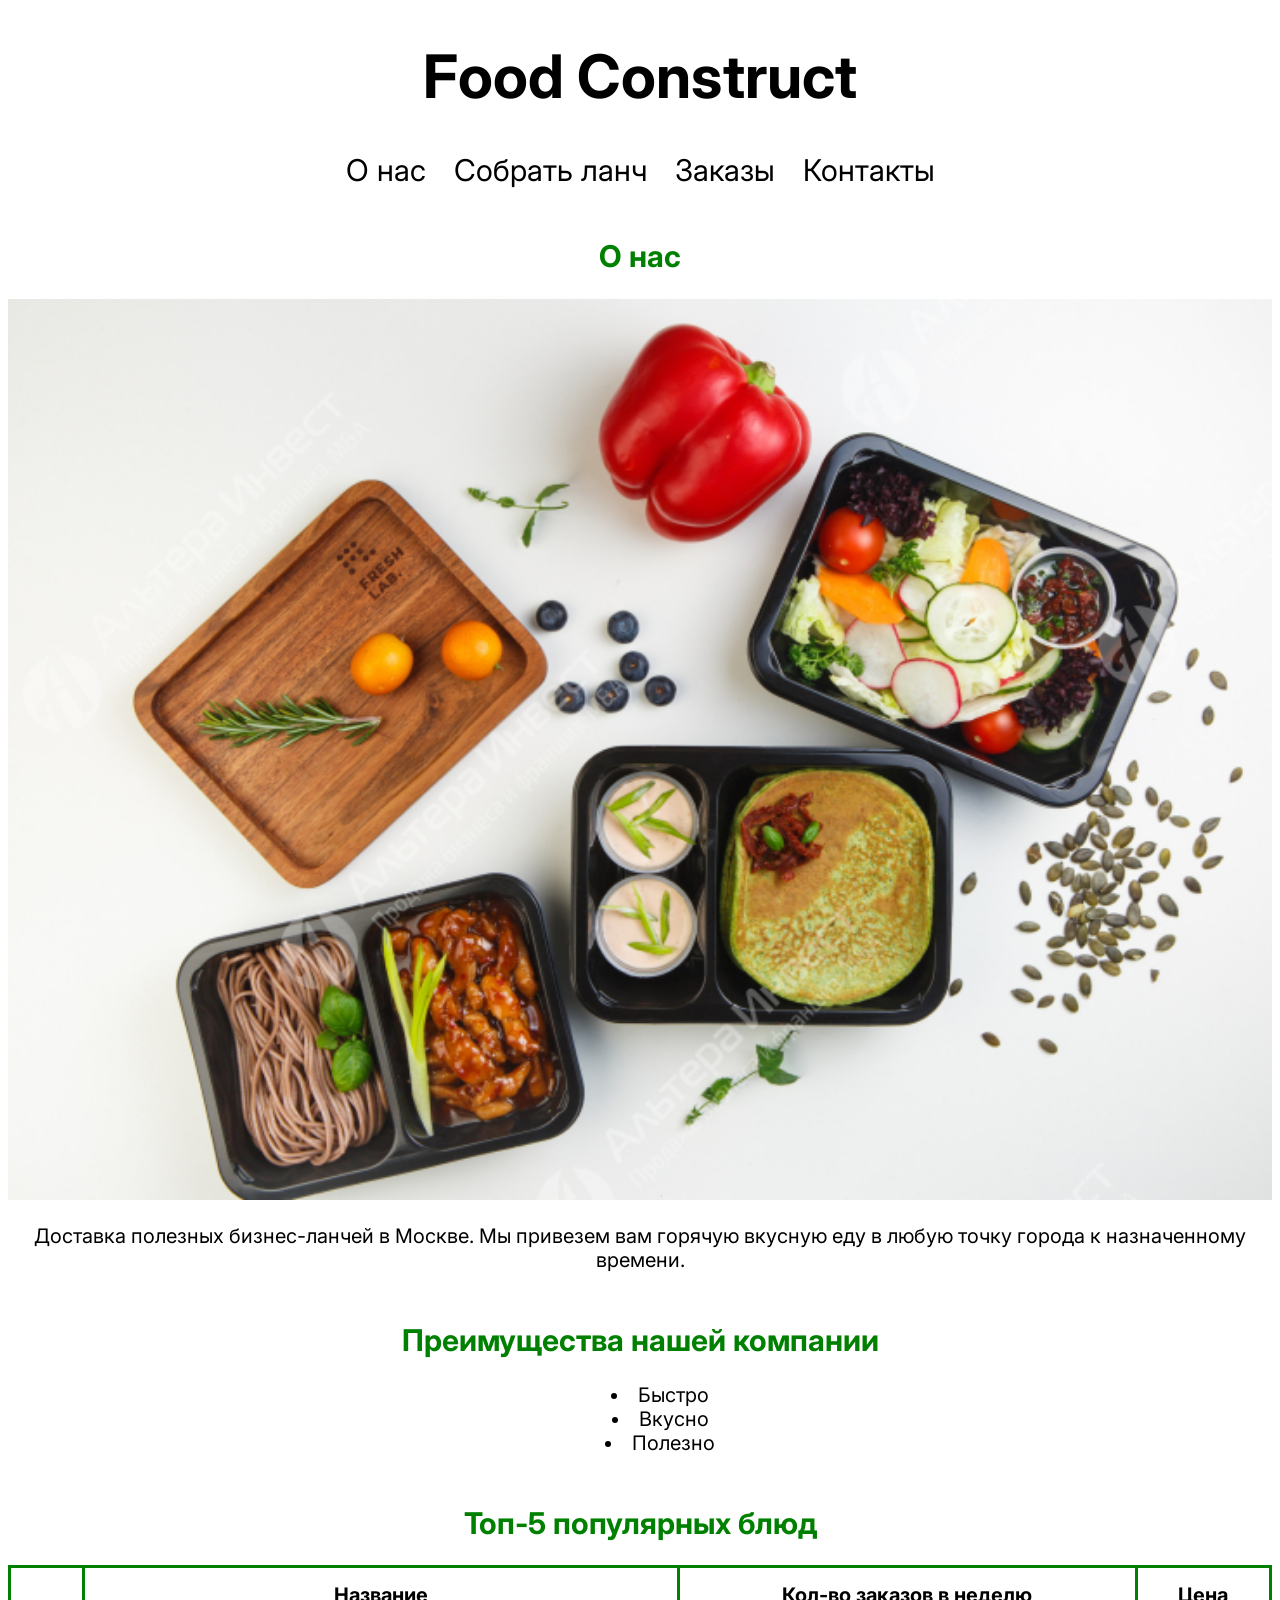
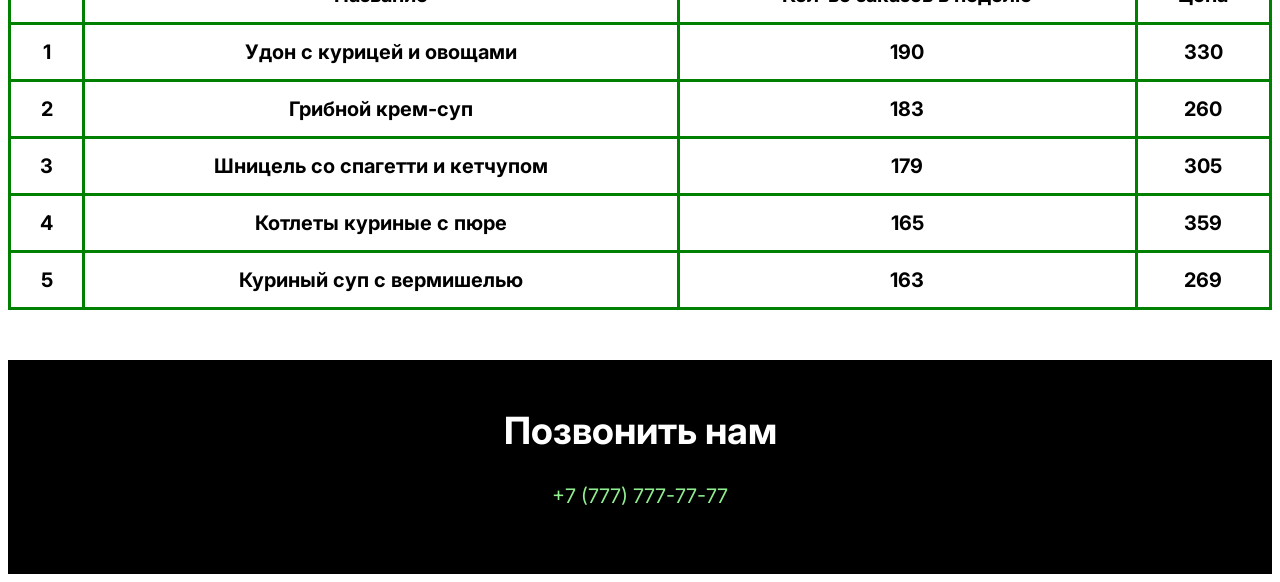
<file: index.html>
<!DOCTYPE html>
<meta name="viewport" content="width=device-width, initial-scale=1">
<html lang="ru">
    
<head>
    <meta charset="UTF-8">
    <title>Доставка бизнес-ланчей.</title>
    <link rel="stylesheet" href="main.css">
    <link href="https://fonts.googleapis.com/css2?family=Inter:ital,opsz,wght@0,14..32,100..900;1,14..32,100..900&display=swap" rel="stylesheet">
</head>
    
<body>
    <header>
        <h1>Food Construct</h1>
            <nav>
                <a href="#">О нас</a>
                <a href="lunches.html#">Собрать ланч</a>
                <a href="#">Заказы</a>
                <a href="#contacts">Контакты</a>
            </nav> 
    </header>
        
    <main>
        <section>
            <h2>О нас</h2>
            <img src="image.jpg" alt="Food">
            <p>Доставка полезных бизнес-ланчей в Москве. Мы привезем вам горячую вкусную еду в любую точку города к назначенному времени.</p>
        </section>

        <section>
            <h2>Преимущества нашей компании</h2>
            <ul>
                <li>Быстро</li>
                <li>Вкусно</li>
                <li>Полезно</li>
            </ul>
        </section>

        <section>
            <h2>Топ-5 популярных блюд</h2>
            <table>
                <tr>
                    <th></th>
                    <th>Название</th>
                    <th>Кол-во заказов в неделю</th>
                    <th>Цена</th>
                </tr>
                <tr>
                    <th>1</th>
                    <th>Удон с курицей и овощами</th>
                    <th>190</th>
                    <th>330</th>
                </tr>
                <tr>
                    <th>2</th>
                    <th>Грибной крем-суп</th>
                    <th>183</th>
                    <th>260</th>
                </tr>
                <tr>
                    <th>3</th>
                    <th>Шницель со спагетти и кетчупом</th>
                    <th>179</th>
                    <th>305</th>
                </tr>
                <tr>
                    <th>4</th>
                    <th>Котлеты куриные с пюре</th>
                    <th>165</th>
                    <th>359</th>
                </tr>
                <tr>
                    <th>5</th>
                    <th>Куриный суп с вермишелью</th>
                    <th>163</th>
                    <th>269</th>
                </tr>
            </table>
        </section>
    </main>

    <footer>
        <section id="contacts">
            <h2>Позвонить нам</h2>
            <p><a href="tel:+77777777777">+7 (777) 777-77-77</a></p>
        </section>
    </footer>
</body>

</html>
</file>
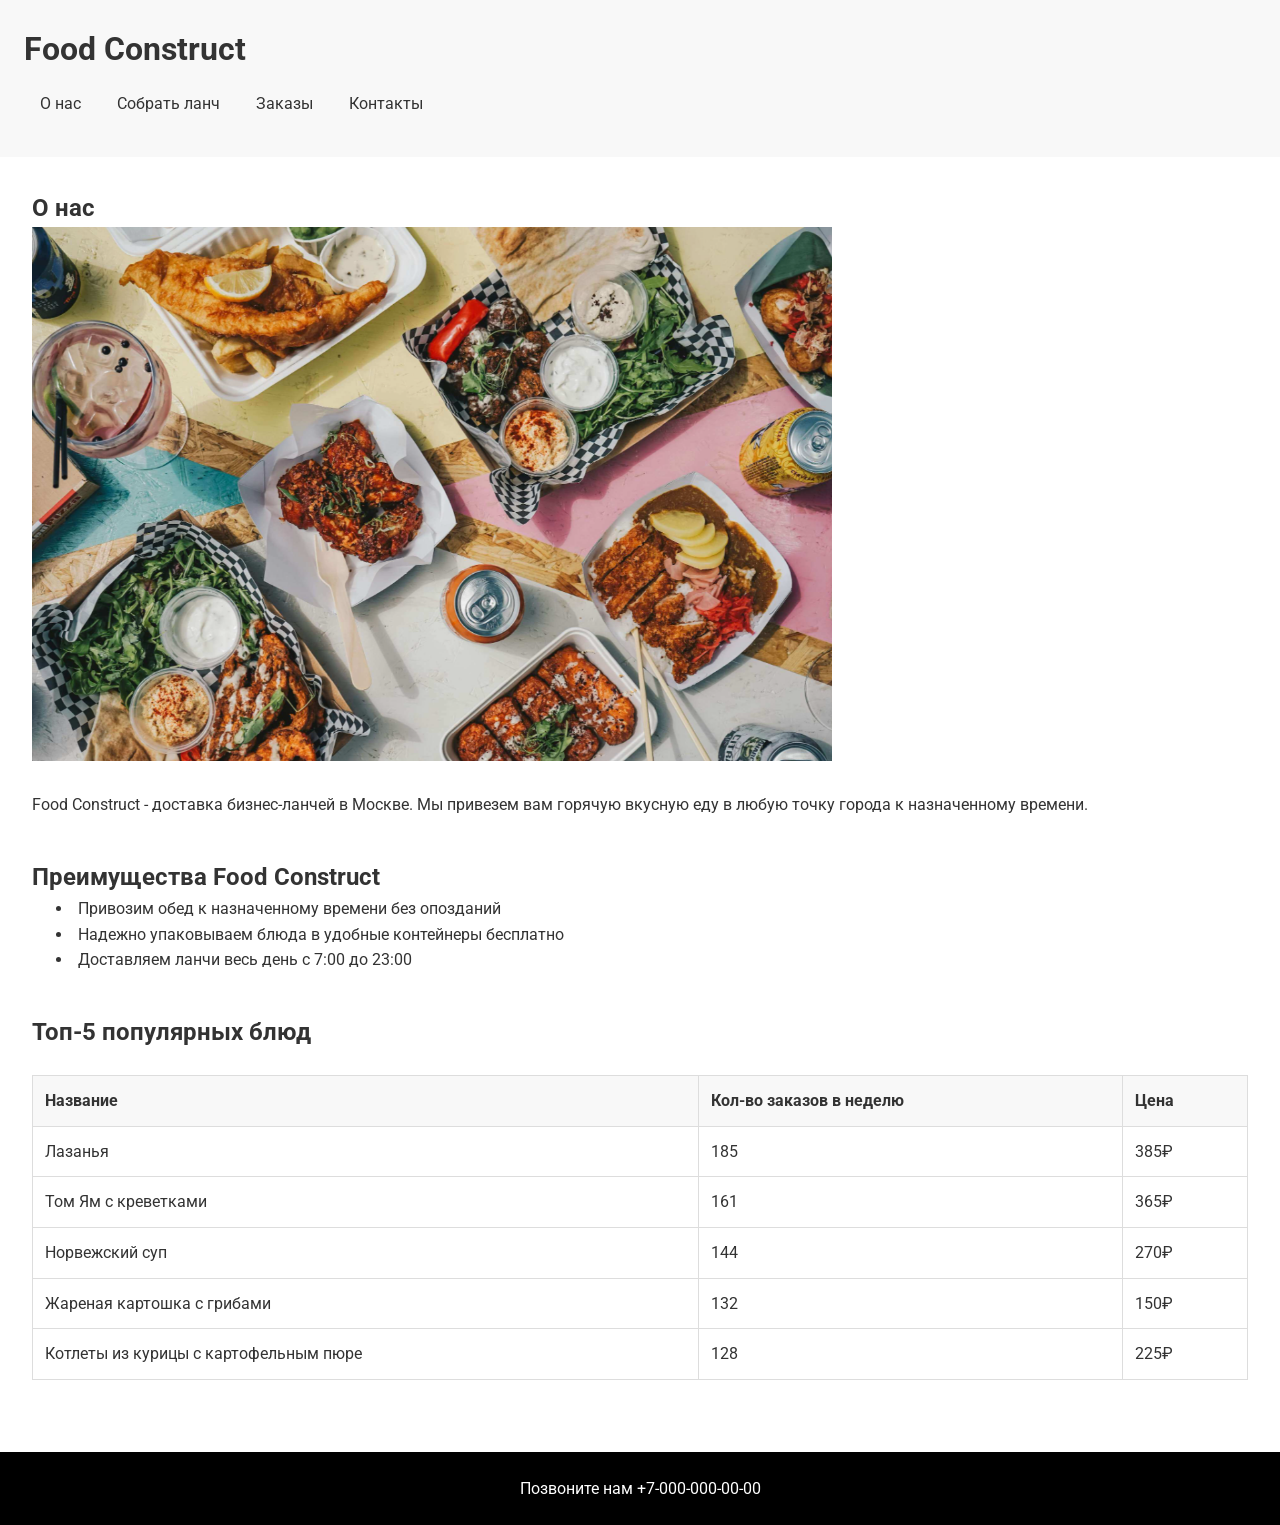
<file: 1/index.html>
<!DOCTYPE html>
<html lang="ru">

<head>
    <meta charset="UTF-8">
    <meta name="viewport" content="width=device-width, initial-scale=1.0">
    <title>Food Construct</title>
    <link href="https://fonts.googleapis.com/css2?family=Roboto:wght@400;700&display=swap" rel="stylesheet">
    <link rel="stylesheet" href="css/style.css">
</head>

<body>
    <header>
        <h1>Food Construct</h1>
        <nav>
            <a href="#about_us">О нас</a>
            <a href="#">Собрать ланч</a>
            <a href="#">Заказы</a>
            <a href="#contacts">Контакты</a>
        </nav>
    </header>

    <main>
        <section id="about_us">
            <h2>О нас</h2>
            <img src="images/food.png" alt="Food Construct image">
            <p>Food Construct - доставка бизнес-ланчей в Москве. Мы привезем вам горячую вкусную еду в любую точку
                города к назначенному времени.</p>
        </section>

        <section>
            <h2>Преимущества Food Construct</h2>
            <ul>
                <li>Привозим обед к назначенному времени без опозданий</li>
                <li>Надежно упаковываем блюда в удобные контейнеры бесплатно</li>
                <li>Доставляем ланчи весь день с 7:00 до 23:00</li>
            </ul>
        </section>

        <section>
            <h2>Топ-5 популярных блюд</h2>
            <table>
                <thead>
                    <tr>
                        <th>Название</th>
                        <th>Кол-во заказов в неделю</th>
                        <th>Цена</th>
                    </tr>
                </thead>
                <tbody>
                    <tr>
                        <td>Лазанья</td>
                        <td>185</td>
                        <td>385₽</td>
                    </tr>
                    <tr>
                        <td>Том Ям с креветками</td>
                        <td>161</td>
                        <td>365₽</td>
                    </tr>
                    <tr>
                        <td>Норвежский суп</td>
                        <td>144</td>
                        <td>270₽</td>
                    </tr>
                    <tr>
                        <td>Жареная картошка с грибами</td>
                        <td>132</td>
                        <td>150₽</td>
                    </tr>
                    <tr>
                        <td>Котлеты из курицы с картофельным пюре</td>
                        <td>128</td>
                        <td>225₽</td>
                    </tr>
                </tbody>
            </table>
        </section>
    </main>
    <footer id="contacts">
        <p>Позвоните нам <a href="tel:+7-000-000-00-00">+7-000-000-00-00</a></p>
    </footer>
</body>

</html>
</file>
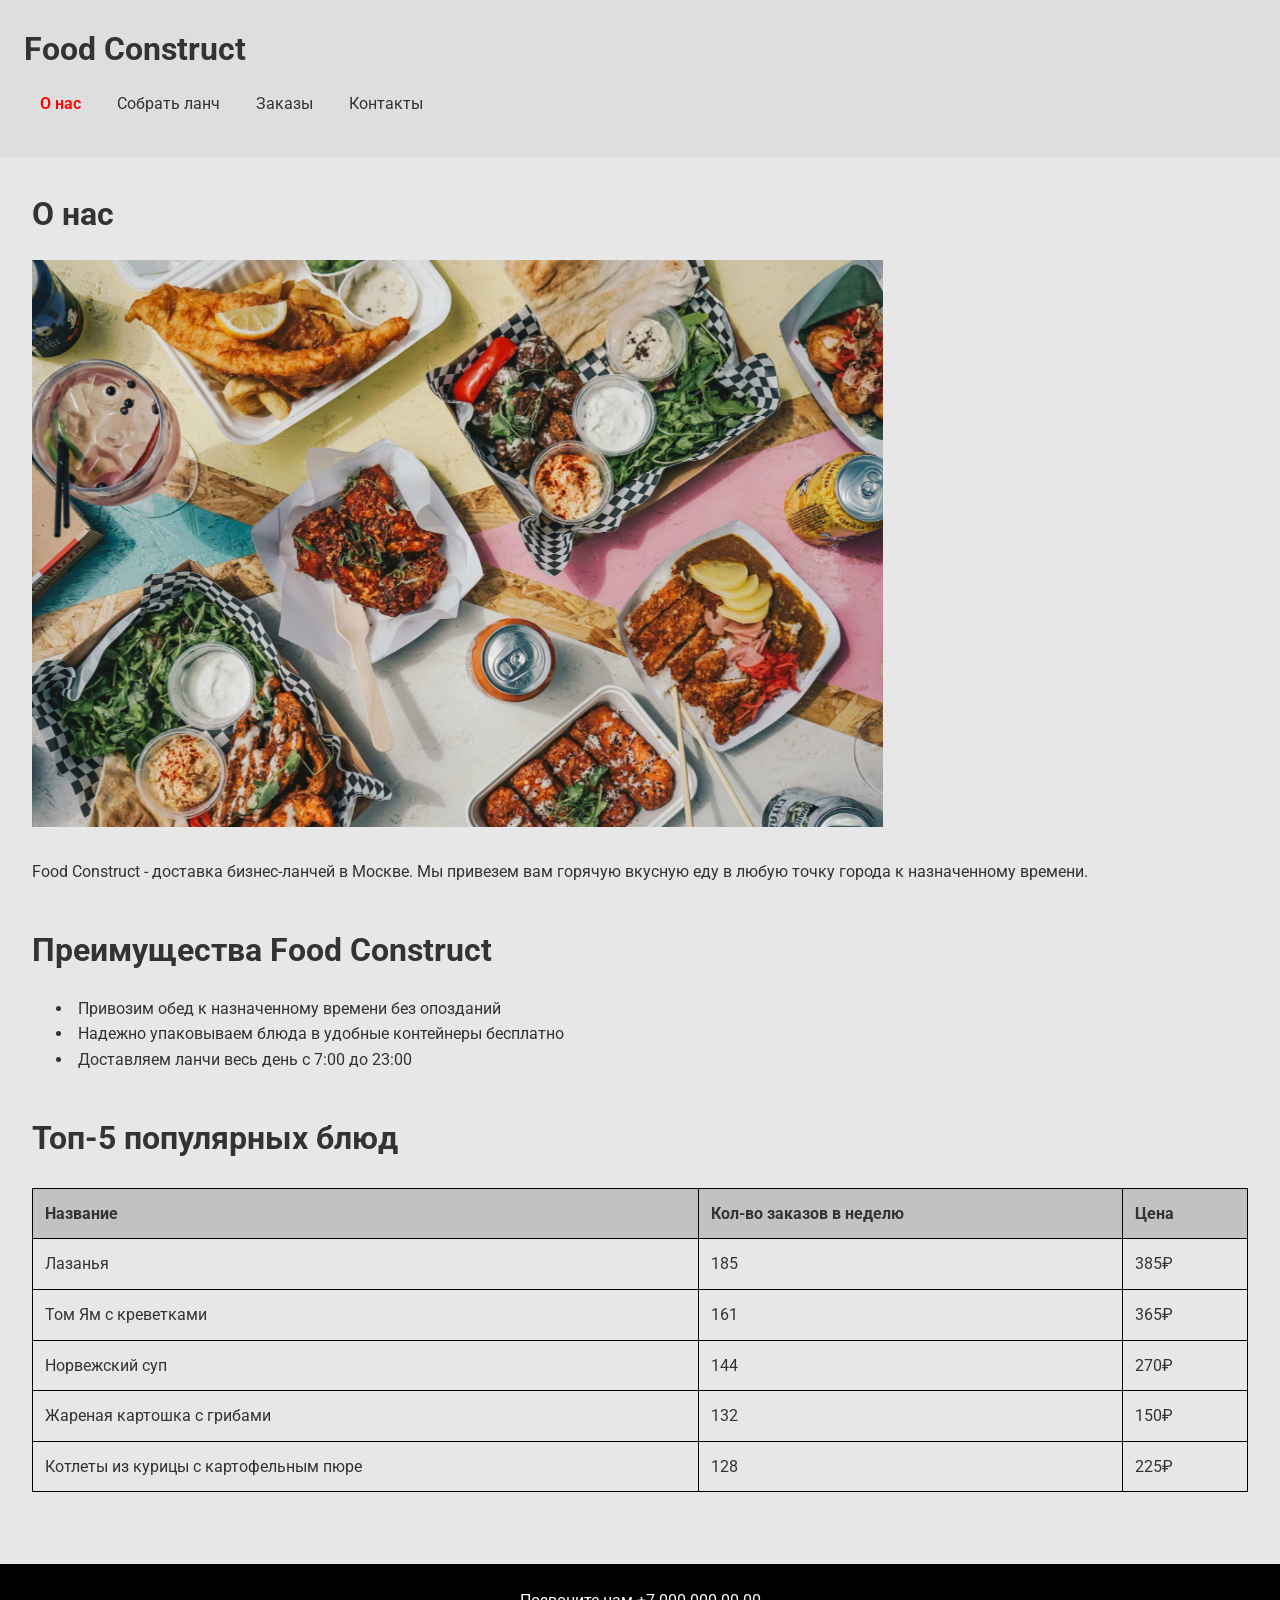
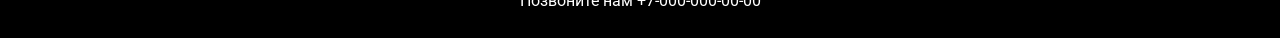
<file: 2/Index.html>
<!DOCTYPE html>
<html lang="ru">

<head>
    <meta charset="UTF-8">
    <meta name="viewport" content="width=device-width, initial-scale=1.0">
    <title>Food Construct</title>
    <link href="https://fonts.googleapis.com/css2?family=Roboto:wght@400;700&display=swap" rel="stylesheet">
    <link rel="stylesheet" href="css/style.css">
    <link rel="stylesheet" href="css/styles.css">
</head>

<body>
    <header>
        <h1>Food Construct</h1>
        <nav>
            <a class="active" href="index.html">О нас</a>
            <a href="pack_a_lunch.html">Собрать ланч</a>
            <a href="#">Заказы</a>
            <a href="#contacts">Контакты</a>
        </nav>
    </header>

    <main>
        <section id="about_us">
            <h2>О нас</h2>
            <img src="images/food.png" alt="Food Construct image">
            <p>Food Construct - доставка бизнес-ланчей в Москве. Мы привезем вам горячую вкусную еду в любую точку
                города к назначенному времени.</p>
        </section>

        <section>
            <h2>Преимущества Food Construct</h2>
            <ul>
                <li>Привозим обед к назначенному времени без опозданий</li>
                <li>Надежно упаковываем блюда в удобные контейнеры бесплатно</li>
                <li>Доставляем ланчи весь день с 7:00 до 23:00</li>
            </ul>
        </section>

        <section>
            <h2>Топ-5 популярных блюд</h2>
            <table>
                <thead>
                    <tr>
                        <th>Название</th>
                        <th>Кол-во заказов в неделю</th>
                        <th>Цена</th>
                    </tr>
                </thead>
                <tbody>
                    <tr>
                        <td>Лазанья</td>
                        <td>185</td>
                        <td>385₽</td>
                    </tr>
                    <tr>
                        <td>Том Ям с креветками</td>
                        <td>161</td>
                        <td>365₽</td>
                    </tr>
                    <tr>
                        <td>Норвежский суп</td>
                        <td>144</td>
                        <td>270₽</td>
                    </tr>
                    <tr>
                        <td>Жареная картошка с грибами</td>
                        <td>132</td>
                        <td>150₽</td>
                    </tr>
                    <tr>
                        <td>Котлеты из курицы с картофельным пюре</td>
                        <td>128</td>
                        <td>225₽</td>
                    </tr>
                </tbody>
            </table>
        </section>
    </main>
    <footer id="contacts">
        <p>Позвоните нам <a href="tel:+7-000-000-00-00">+7-000-000-00-00</a></p>
    </footer>
</body>

</html>
</file>
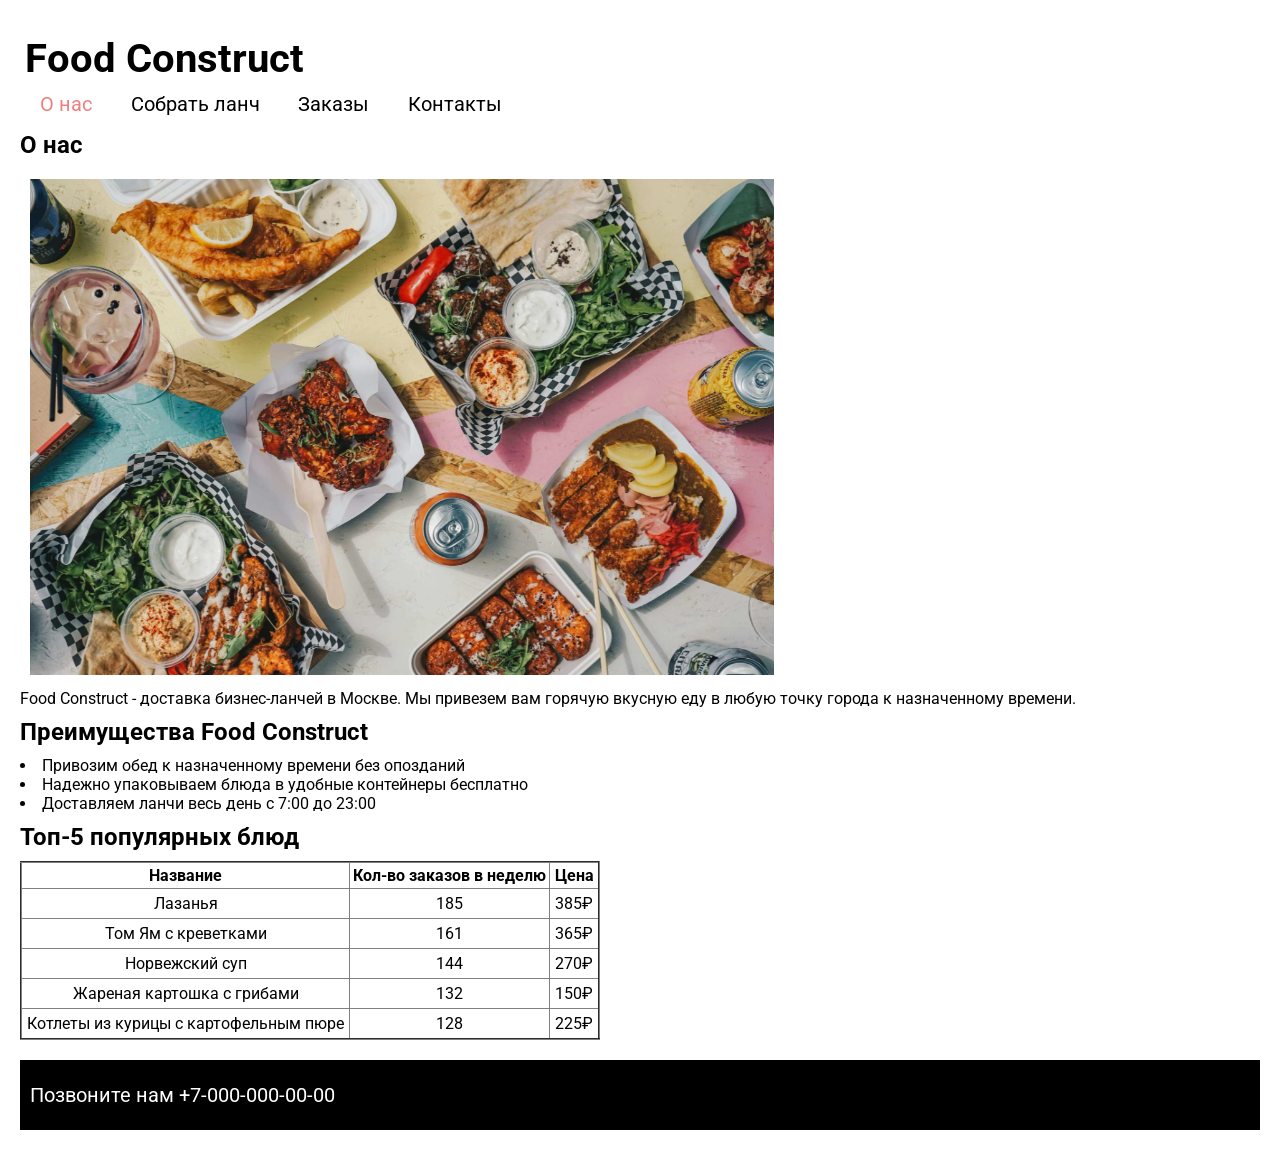
<file: 5/index.html>
<!DOCTYPE html>
<html lang="ru">

<head>
    <meta charset="UTF-8">
    <meta name="viewport" content="width=device-width, initial-scale=1.0">
    <title>Food Construct</title>
    <link href="https://fonts.googleapis.com/css2?family=Roboto&display=swap" rel="stylesheet">
    <link rel="stylesheet" href="css/style.css">
</head>

<body>
    <header>
        <h1>Food Construct</h1>
        <nav class="nav">
            <ul id="headerNav">
                <li><a href="index.html#self" class="active">О нас</a></li>
                <li><a href="lunch.html">Собрать ланч</a></li>
                <li><a href="#">Заказы</a></li>
                <li><a href="#footer">Контакты</a></li>
            </ul>
        </nav>
    </header>

    <main>
        <section>
            <h2 id="self">О нас</h2>
            <img id="food" src="img/food.png" alt="Food Construct image">
            <p>Food Construct - доставка бизнес-ланчей в Москве. Мы привезем вам горячую вкусную еду в любую точку города к назначенному времени.</p>
        </section>

        <section>
            <h2>Преимущества Food Construct</h2>
            <il>
                <li>Привозим обед к назначенному времени без опозданий</li>
                <li>Надежно упаковываем блюда в удобные контейнеры бесплатно</li>
                <li>Доставляем ланчи весь день с 7:00 до 23:00</li>
            </il>
        </section>

        <section>
            <h2>Топ-5 популярных блюд</h2>
            <table border="2">
                <thead>
                    <tr>
                        <th>Название</th>
                        <th>Кол-во заказов в неделю</th>
                        <th>Цена</th>
                    </tr>
                </thead>

                <tbody>
                    <tr>
                        <td class="table-cell">Лазанья</td>
                        <td class="table-cell">185</td>
                        <td class="table-cell">385₽</td>
                    </tr>
                    <tr>
                        <td class="table-cell">Том Ям с креветками</td>
                        <td class="table-cell">161</td>
                        <td class="table-cell">365₽</td>
                    </tr>
                    <tr>
                        <td class="table-cell">Норвежский суп</td>
                        <td class="table-cell">144</td>
                        <td class="table-cell">270₽</td>
                    </tr>
                    <tr>
                        <td class="table-cell">Жареная картошка с грибами</td>
                        <td class="table-cell">132</td>
                        <td class="table-cell">150₽</td>
                    </tr>
                    <tr>
                        <td class="table-cell">Котлеты из курицы с картофельным пюре</td>
                        <td class="table-cell">128</td>
                        <td class="table-cell">225₽</td>
                    </tr>
                </tbody>
            </table>
        </section>
    </main>

    <footer id="footer">
        <p>Позвоните нам <a href="tel:+7-000-000-00-00">+7-000-000-00-00</a></p>
    </footer>

</html>
</body>
</file>
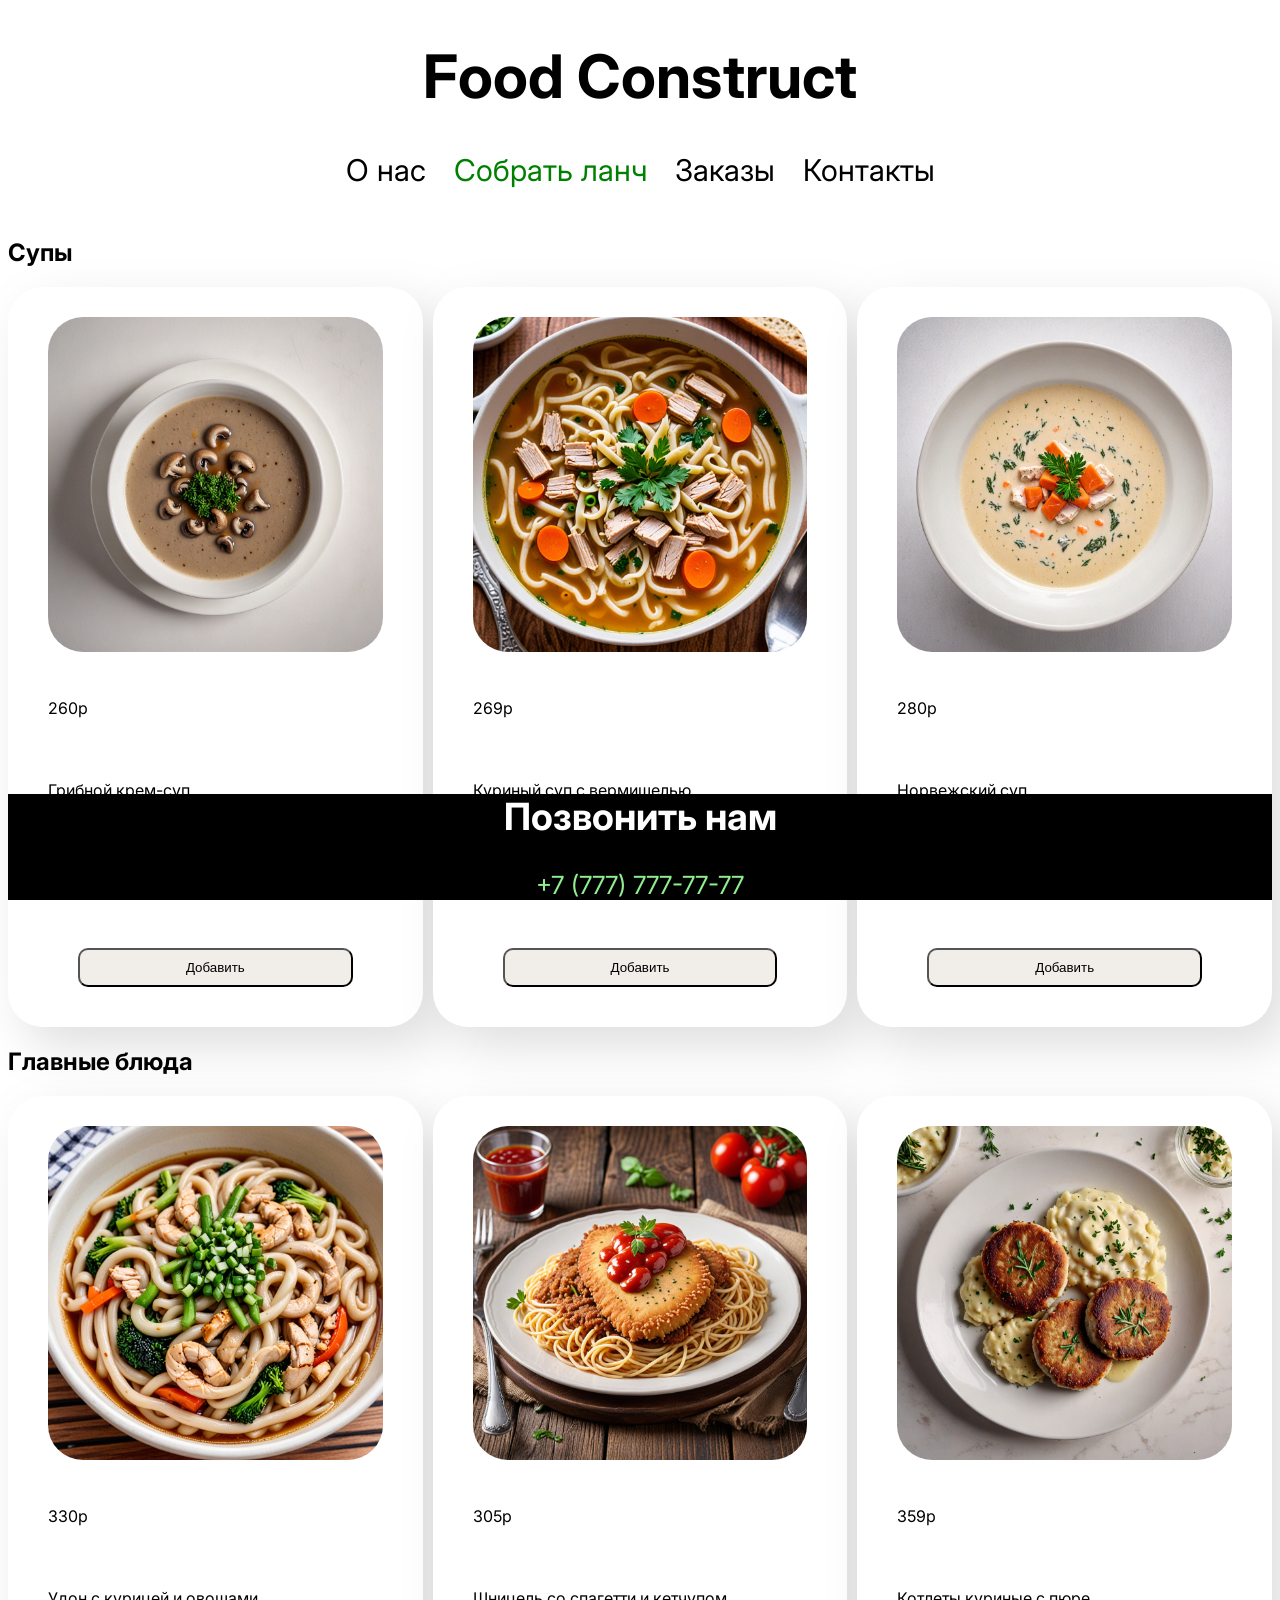
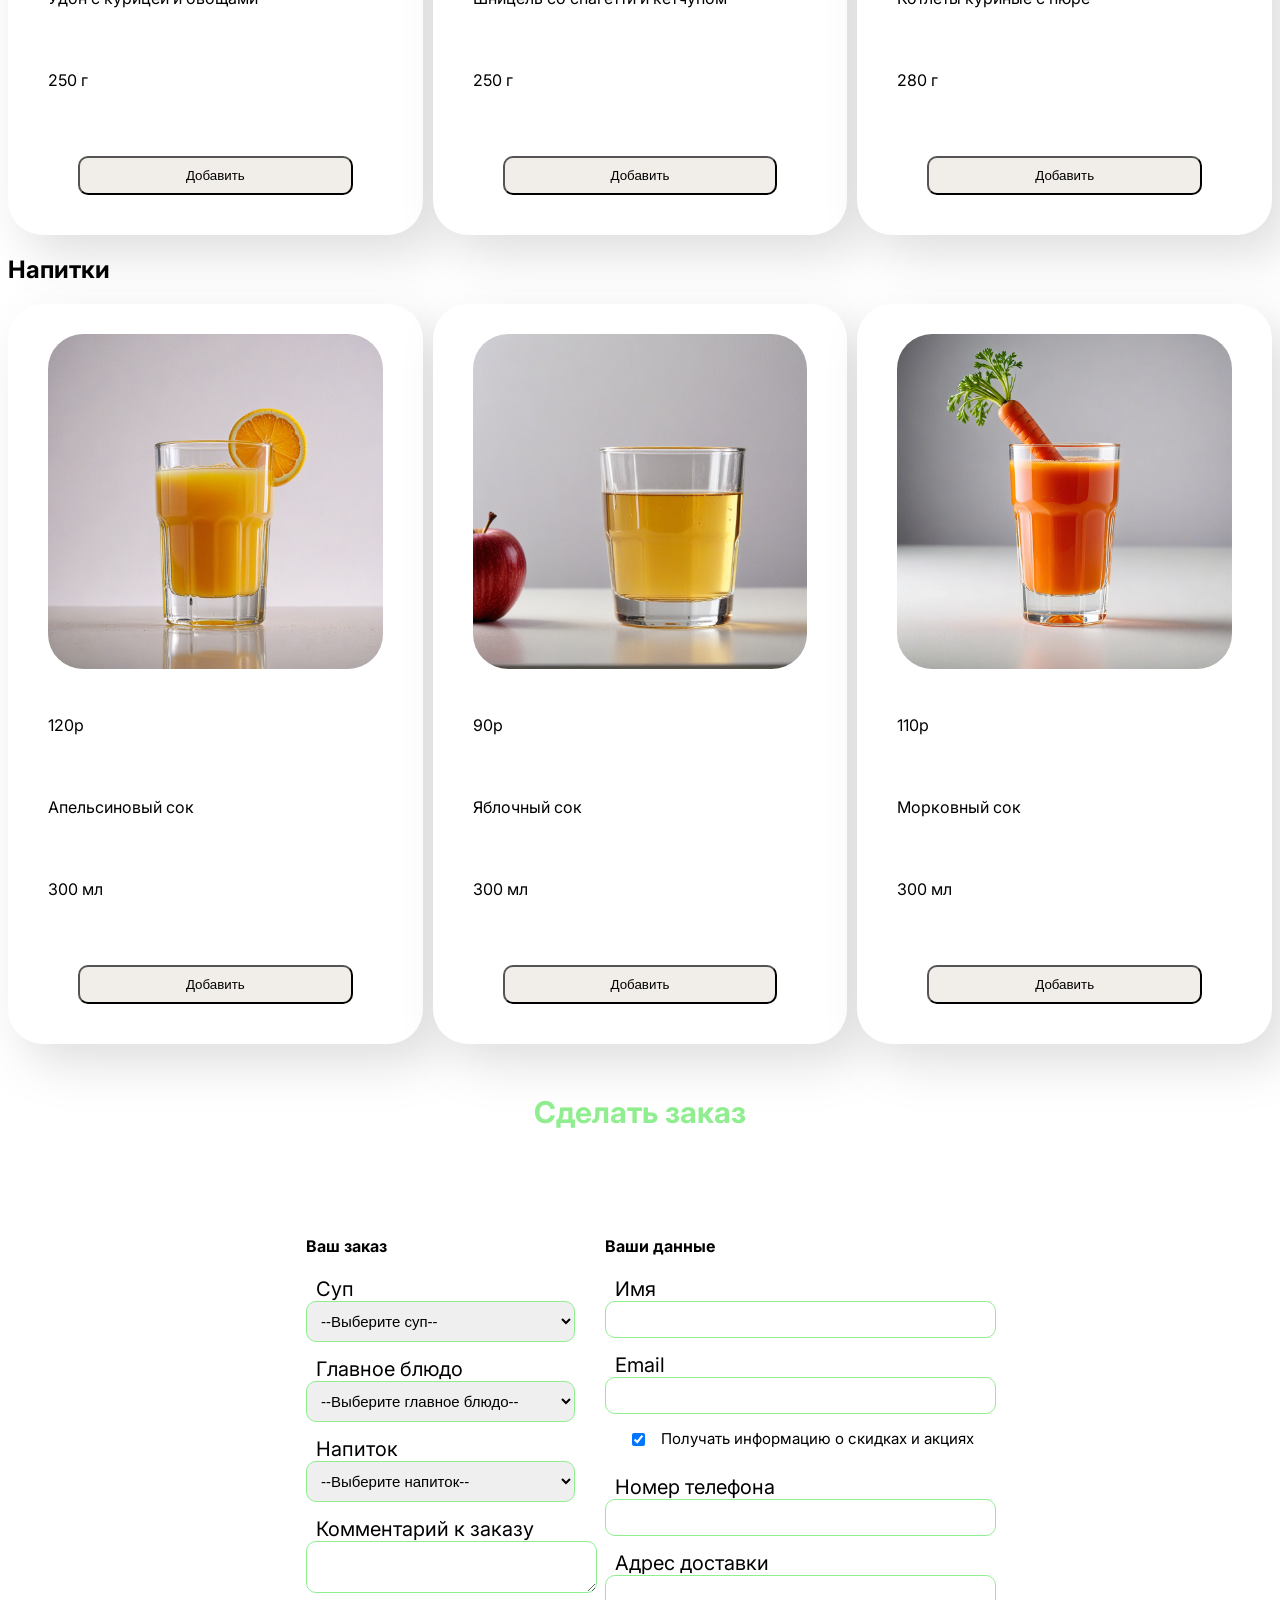
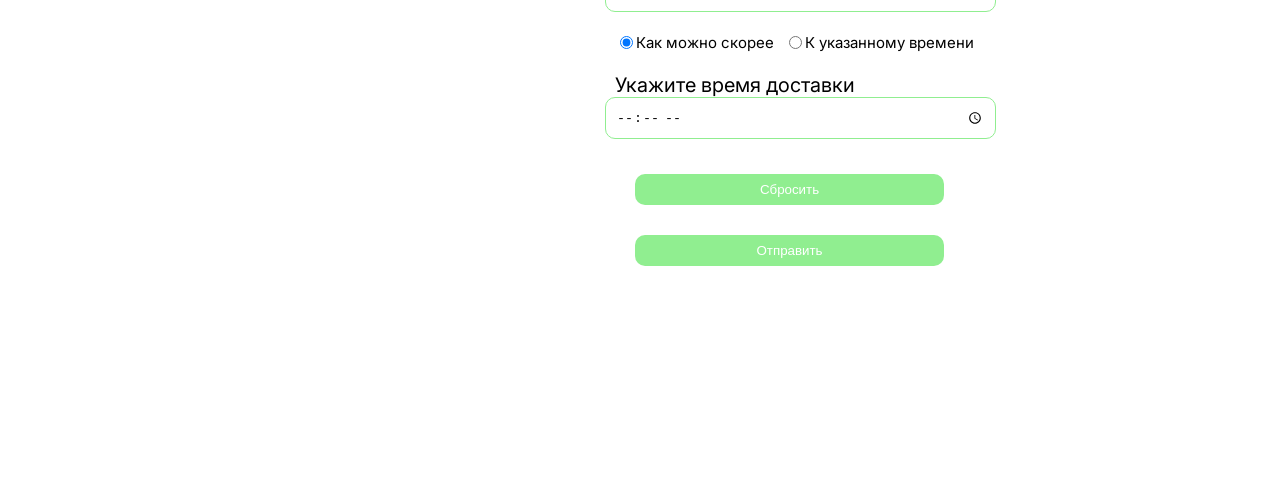
<file: lunches.html>
<!DOCTYPE html>
<meta name="viewport" content="width=device-width, initial-scale=1">
<html lang="ru">

    <head>
        <meta charset="UTF-8">
        <title>Собрать ланч.</title>
        <link rel="stylesheet" href="lunches.css">
        <link href="https://fonts.googleapis.com/css2?family=Inter:ital,opsz,wght@0,14..32,100..900;1,14..32,100..900&display=swap" rel="stylesheet">
    </head>

    <body>
        <header>
            <h1>Food Construct</h1>
                <nav>
                    <a href="#">О нас</a>
                    <a href="lunches.html#" style="color: green">Собрать ланч</a>
                    <a href="#">Заказы</a>
                    <a href="#contacts">Контакты</a>
                </nav> 
        </header>

        <main>
            <section>
                <h2>Супы</h2>
                <div class="grid-container">
                    <div class="menu-container">
                        <img src="mushroom_soup.jpg" alt="mushroom soup">
                        <p class="price">260p</p>
                        <p class="name">Грибной крем-суп</p>
                        <p class="weight">350 г</p>
                        <button>Добавить</button>
                    </div>

                    <div class="menu-container">
                        <img src="chickennoodle_soup.jpg" alt="chicken noodle soup">
                        <p class="price">269p</p>
                        <p class="name">Куриный суп с вермишелью</p>
                        <p class="weight">330 г</p>
                        <button>Добавить</button>
                    </div>

                    <div class="menu-container">
                        <img src="norwegian_soup.jpg" alt="norwegian soup">
                        <p class="price">280p</p>
                        <p class="name">Норвежский суп</p>
                        <p class="weight">330 г</p>
                        <button>Добавить</button>
                    </div>
                </div>
            </section>

            <section>
                <h2>Главные блюда</h2>
                <div class="grid-container">
                    <div class="menu-container">
                        <img src="udon.jpg" alt="udon">
                        <p class="price">330р</p>
                        <p class="name">Удон с курицей и овощами</p>
                        <p class="weight">250 г</p>
                        <button>Добавить</button>
                    </div>

                    <div class="menu-container">
                        <img src="schnitzel.jpg" alt="schnitzel">
                        <p class="price">305р</p>
                        <p class="name">Шницель со спагетти и кетчупом</p>
                        <p class="weight">250 г</p>
                        <button>Добавить</button>
                    </div>

                    <div class="menu-container">
                        <img src="chickencutletsandmashedpotatoes.jpg" alt="cutlets">
                        <p class="price">359р</p>
                        <p class="name">Котлеты куриные с пюре</p>
                        <p class="weight">280 г</p>
                        <button>Добавить</button>
                    </div>
                </div>
            </section>

            <section>
                <h2>Напитки</h2>
                <div class="grid-container">
                    <div class="menu-container">
                        <img src="orangejuice.jpg" alt="orange juice">
                        <p class="price">120р</p>
                        <p class="name">Апельсиновый сок</p>
                        <p class="weight">300 мл</p>
                        <button>Добавить</button>
                    </div>

                    <div class="menu-container">
                        <img src="applejuice.jpg" alt="apple juice">
                        <p class="price">90р</p>
                        <p class="name">Яблочный сок</p>
                        <p class="weight">300 мл</p>
                        <button>Добавить</button>
                    </div>

                    <div class="menu-container">
                        <img src="carrotjuice.jpg" alt="carrot juice">
                        <p class="price">110р</p>
                        <p class="name">Морковный сок</p>
                        <p class="weight">300 мл</p>
                        <button>Добавить</button>
                    </div>
                </div>
            </section>
        </main>
        
        <h3>Сделать заказ</h3>
        <section>
            <div class = "order">
                <form action="https://httpbin.org/post" method="post" class="order">
                    <div class="order-section">
                        <h4>Ваш заказ</h4>
                        <label for="soup">Суп</label>
                        <select id="soup" name="soup" required>
                            <option value="">--Выберите суп--</option>
                            <option value="mushroom_soup">Грибной крем-суп</option>
                            <option value="chickennoodle_soup">Куриный суп с вермишелью</option>
                            <option value="norwegian_soup">Норвежский суп</option>
                        </select>

                        <label for="main_dish">Главное блюдо</label>
                        <select id="main-dish" name="main_dish" required>
                            <option value="">--Выберите главное блюдо--</option>
                            <option value="udon">Удон с курицей и овощами</option>
                            <option value="schnitzel">Шницель со спагетти и кетчупом</option>
                            <option value="chickencutletsandmashedpotatoes">Котлеты куриные с пюре</option>
                        </select>

                        <label for="drink">Напиток</label>
                        <select id="drink" name="drink" required>
                            <option value="">--Выберите напиток--</option>
                            <option value="orangejuice">Апельсиновый сок</option>
                            <option value="applejuice">Яблочный сок</option>
                            <option value="carrotjuice">Морковный сок</option>
                        </select>

                        <label for="comment">Комментарий к заказу</label>
                        <textarea id="comment" name="comment"></textarea>
                    </div>
                
                    <div class="client-data-section">
                        <h4>Ваши данные</h4>
                        <label for="name">Имя</label>
                        <input type="text" id="name" name="name" required>

                        <label for="email">Email</label>
                        <input type="email" id="email" name="email" required>

                        <div class="subscription">
                            <input type="checkbox" id="subscribe" name="subscribe" checked>
                            <label for="subscribe">Получать информацию о скидках и акциях</label>
                        </div>

                        <label for="phone">Номер телефона</label>
                        <input type="tel" id="phone" name="phone" required>

                        <label for="address">Адрес доставки</label>
                        <input type="text" id="address" name="address" required>

                        <div class="delivery-time">
                            <input type="radio" id="faster" name="delivery_time" value="faster" checked>
                            <label for="faster">Как можно скорее</label>
            
                            <input type="radio" id="by_the_time" name="delivery_time" value="by_the_time">
                            <label for="by_the_time">К указанному времени</label>
                        </div>
                        
                        <label for="delivery_time">Укажите время доставки</label>
                        <input type="time" id="deliver_time" name="delivery_time" min="07:00" max="23:00" step="00:05" required>
                        <button type="reset">Сбросить</button>
                        <button type="submit">Отправить</button>
                    </div>
                </form>
            </div>
        </section>
        

        <footer>
            <section id="contacts">
                <h2>Позвонить нам</h2>
                <p><a href="tel:+77777777777">+7 (777) 777-77-77</a></p>
            </section>
        </footer>
    </body>
</html>
</file>
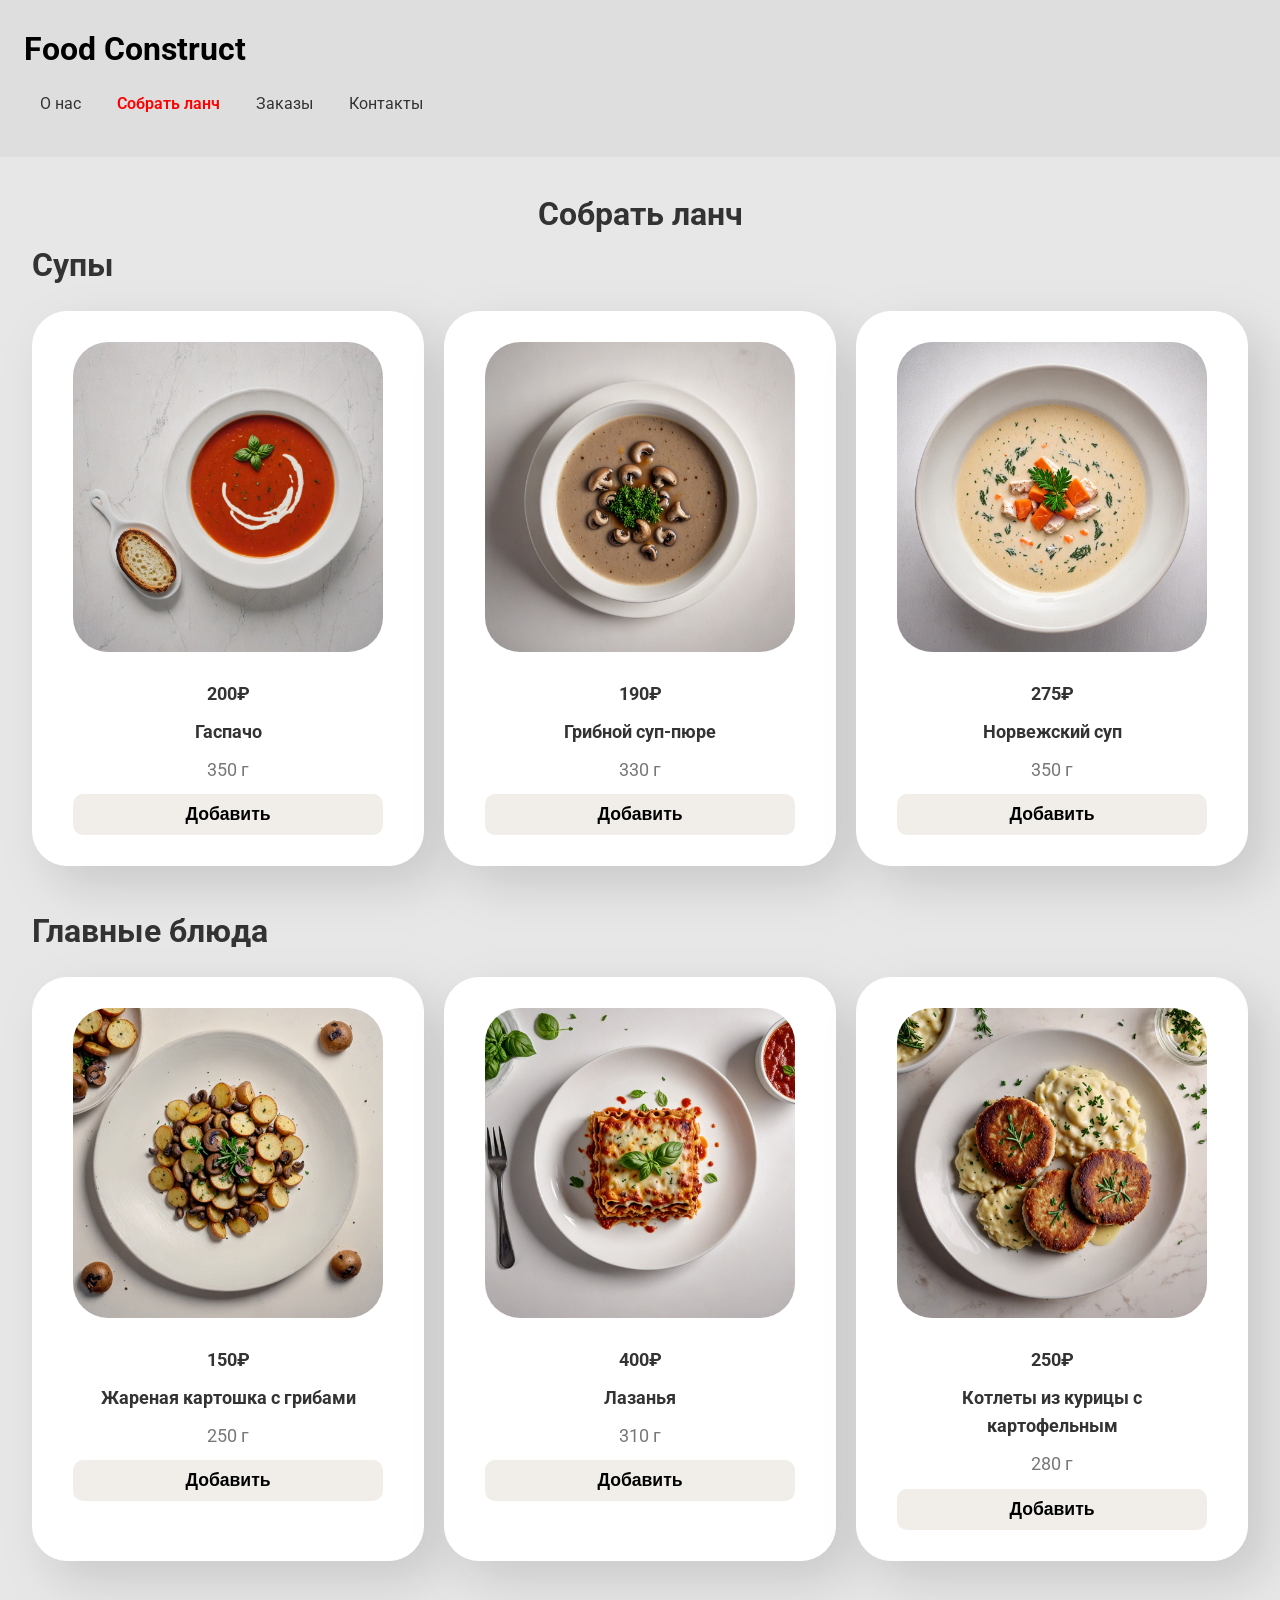
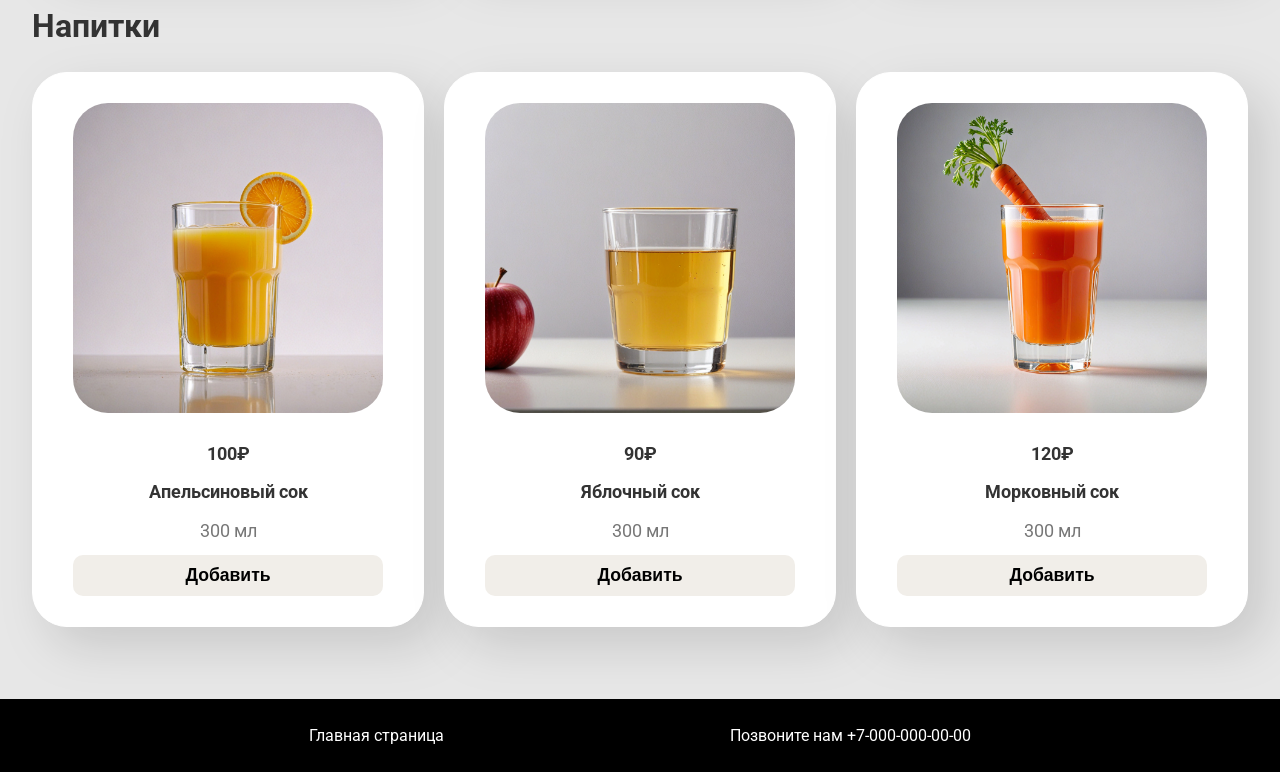
<file: 2/pack_a_lunch.html>
<!DOCTYPE html>
<html lang="ru">

<head>
    <meta charset="UTF-8">
    <meta name="viewport" content="width=device-width, initial-scale=1.0">
    <title>Pack a lunch</title>
    <link href="https://fonts.googleapis.com/css2?family=Roboto:wght@400;700&display=swap" rel="stylesheet">
    <link rel="stylesheet" href="css/pack_a_lunch.css">
    <link rel="stylesheet" href="css/styles.css">
</head>

<body>
    <header>
        <h1>
            <a href="index.html">Food Construct</a>
        </h1>
        <nav>
            <a href="index.html">О нас</a>
            <a class="active" href="pack_a_lunch.html">Собрать ланч</a>
            <a href="#">Заказы</a>
            <a href="#contacts">Контакты</a>
        </nav>
    </header>

    <main>
        <h1>Собрать ланч</h1>
        <section id="soups">
            <h2>Супы</h2>
            <div class="menu-grid">
                <div class="dish">
                    <img src="images/gazpacho.jpg" alt="Гаспачо">
                    <p class="price">200₽</p>
                    <p class="name">Гаспачо</p>
                    <p class="weight">350 г</p>
                    <button>Добавить</button>
                </div>
                <div class="dish">
                    <img src="images/mushroom_soup.jpg" alt="Грибной суп-пюре">
                    <p class="price">190₽</p>
                    <p class="name">Грибной суп-пюре</p>
                    <p class="weight">330 г</p>
                    <button>Добавить</button>
                </div>
                <div class="dish">
                    <img src="images/norwegian_soup.jpg" alt="Норвежский суп">
                    <p class="price">275₽</p>
                    <p class="name">Норвежский суп</p>
                    <p class="weight">350 г</p>
                    <button>Добавить</button>
                </div>
            </div>
        </section>
        <section id="main-dishes">
            <h2>Главные блюда</h2>
            <div class="menu-grid">
                <div class="dish">
                    <img src="images/friedpotatoeswithmushrooms.jpg" alt="Жареная картошка с грибами">
                    <p class="price">150₽</p>
                    <p class="name">Жареная картошка с грибами</p>
                    <p class="weight">250 г</p>
                    <button>Добавить</button>
                </div>
                <div class="dish">
                    <img src="images/lasagna.jpg" alt="Лазанья">
                    <p class="price">400₽</p>
                    <p class="name">Лазанья</p>
                    <p class="weight">310 г</p>
                    <button>Добавить</button>
                </div>
                <div class="dish">
                    <img src="images/chickencutletsandmashedpotatoes.jpg" alt="Котлеты из курицы с картофельным">
                    <p class="price">250₽</p>
                    <p class="name">Котлеты из курицы с картофельным</p>
                    <p class="weight">280 г</p>
                    <button>Добавить</button>
                </div>
            </div>
        </section>
        <section id="drinks">
            <h2>Напитки</h2>
            <div class="menu-grid">
                <div class="dish">
                    <img src="images/orangejuice.jpg" alt="Апельсиновый сок">
                    <p class="price">100₽</p>
                    <p class="name">Апельсиновый сок</p>
                    <p class="weight">300 мл</p>
                    <button>Добавить</button>
                </div>
                <div class="dish">
                    <img src="images/applejuice.jpg" alt="Яблочный сок">
                    <p class="price">90₽</p>
                    <p class="name">Яблочный сок</p>
                    <p class="weight">300 мл</p>
                    <button>Добавить</button>
                </div>
                <div class="dish">
                    <img src="images/carrotjuice.jpg" alt="Морковный сок">
                    <p class="price">120₽</p>
                    <p class="name">Морковный сок</p>
                    <p class="weight">300 мл</p>
                    <button>Добавить</button>
                </div>
            </div>
        </section>
    </main>
    <footer id="contacts">
        <p><a href="index.html">Главная страница</a></p>
        <p>Позвоните нам <a href="tel:+7-000-000-00-00">+7-000-000-00-00</a></p>
    </footer>
</body>

</html>
</file>
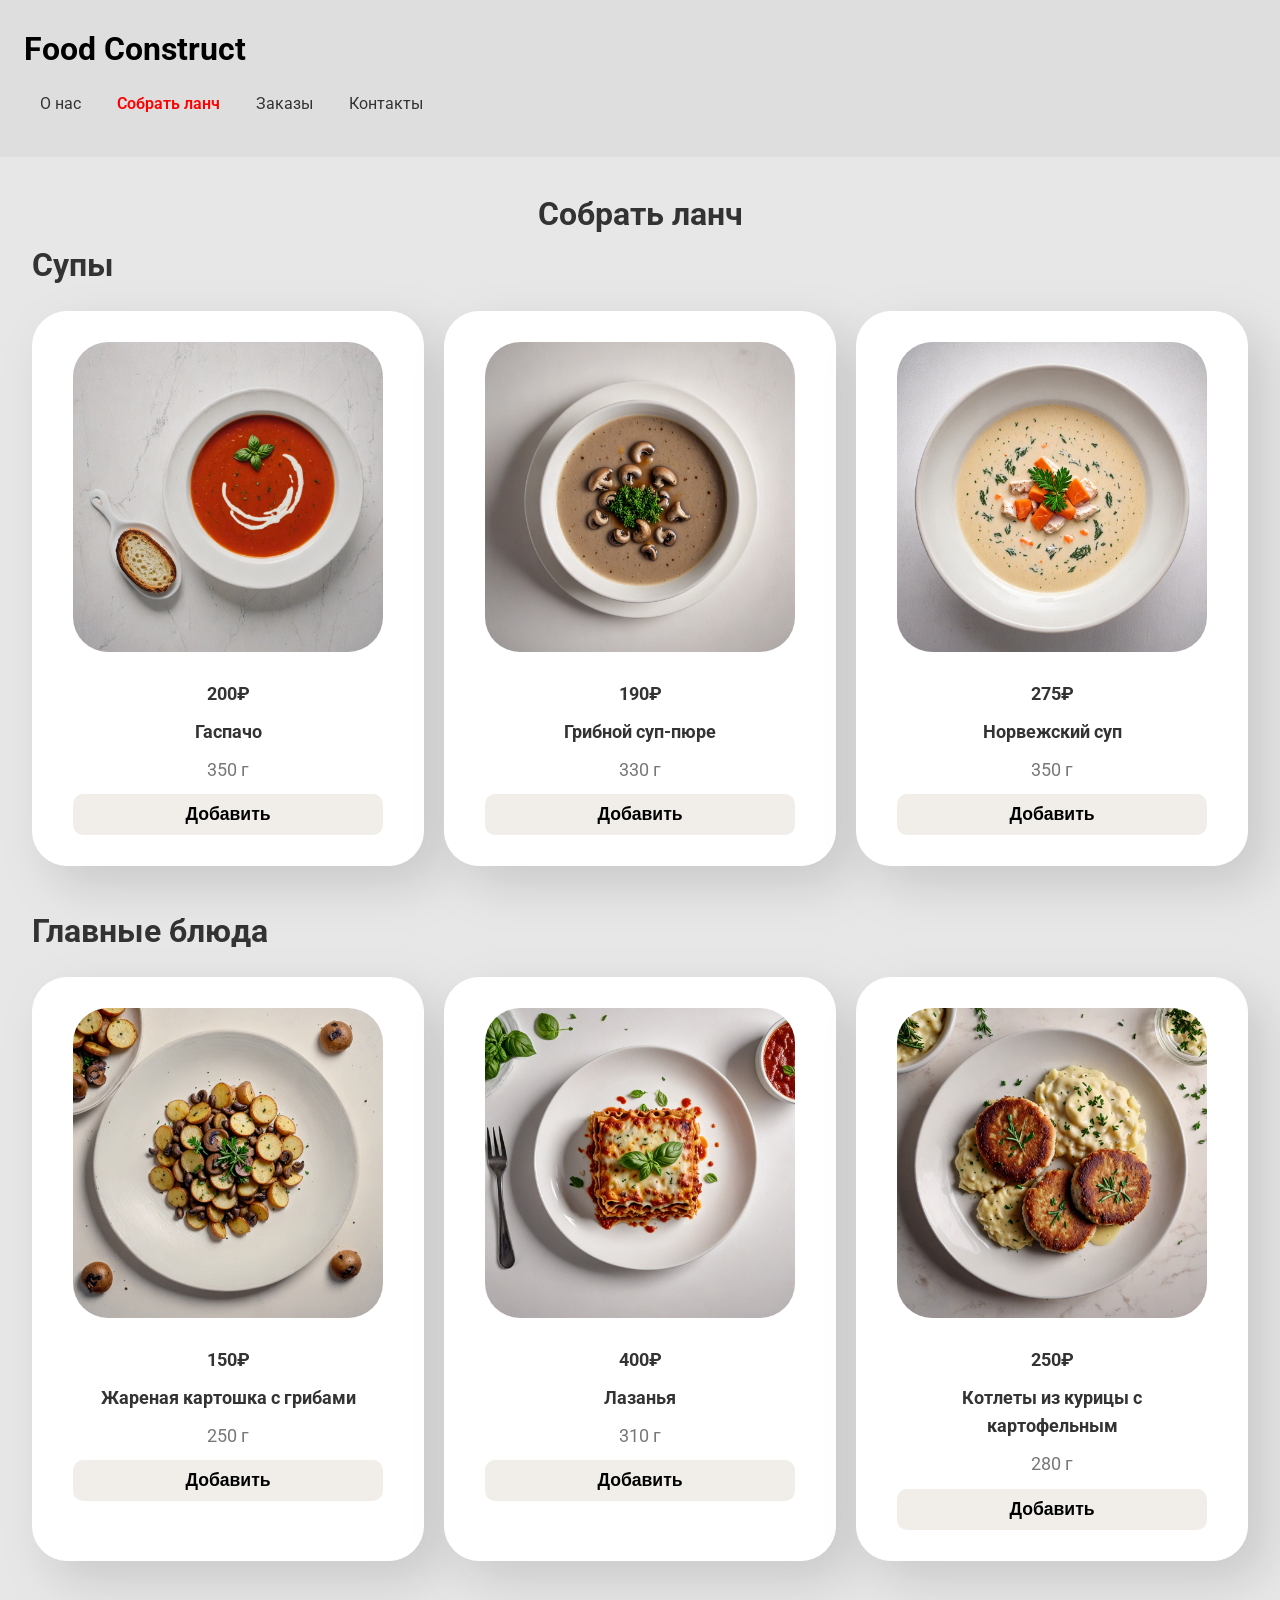
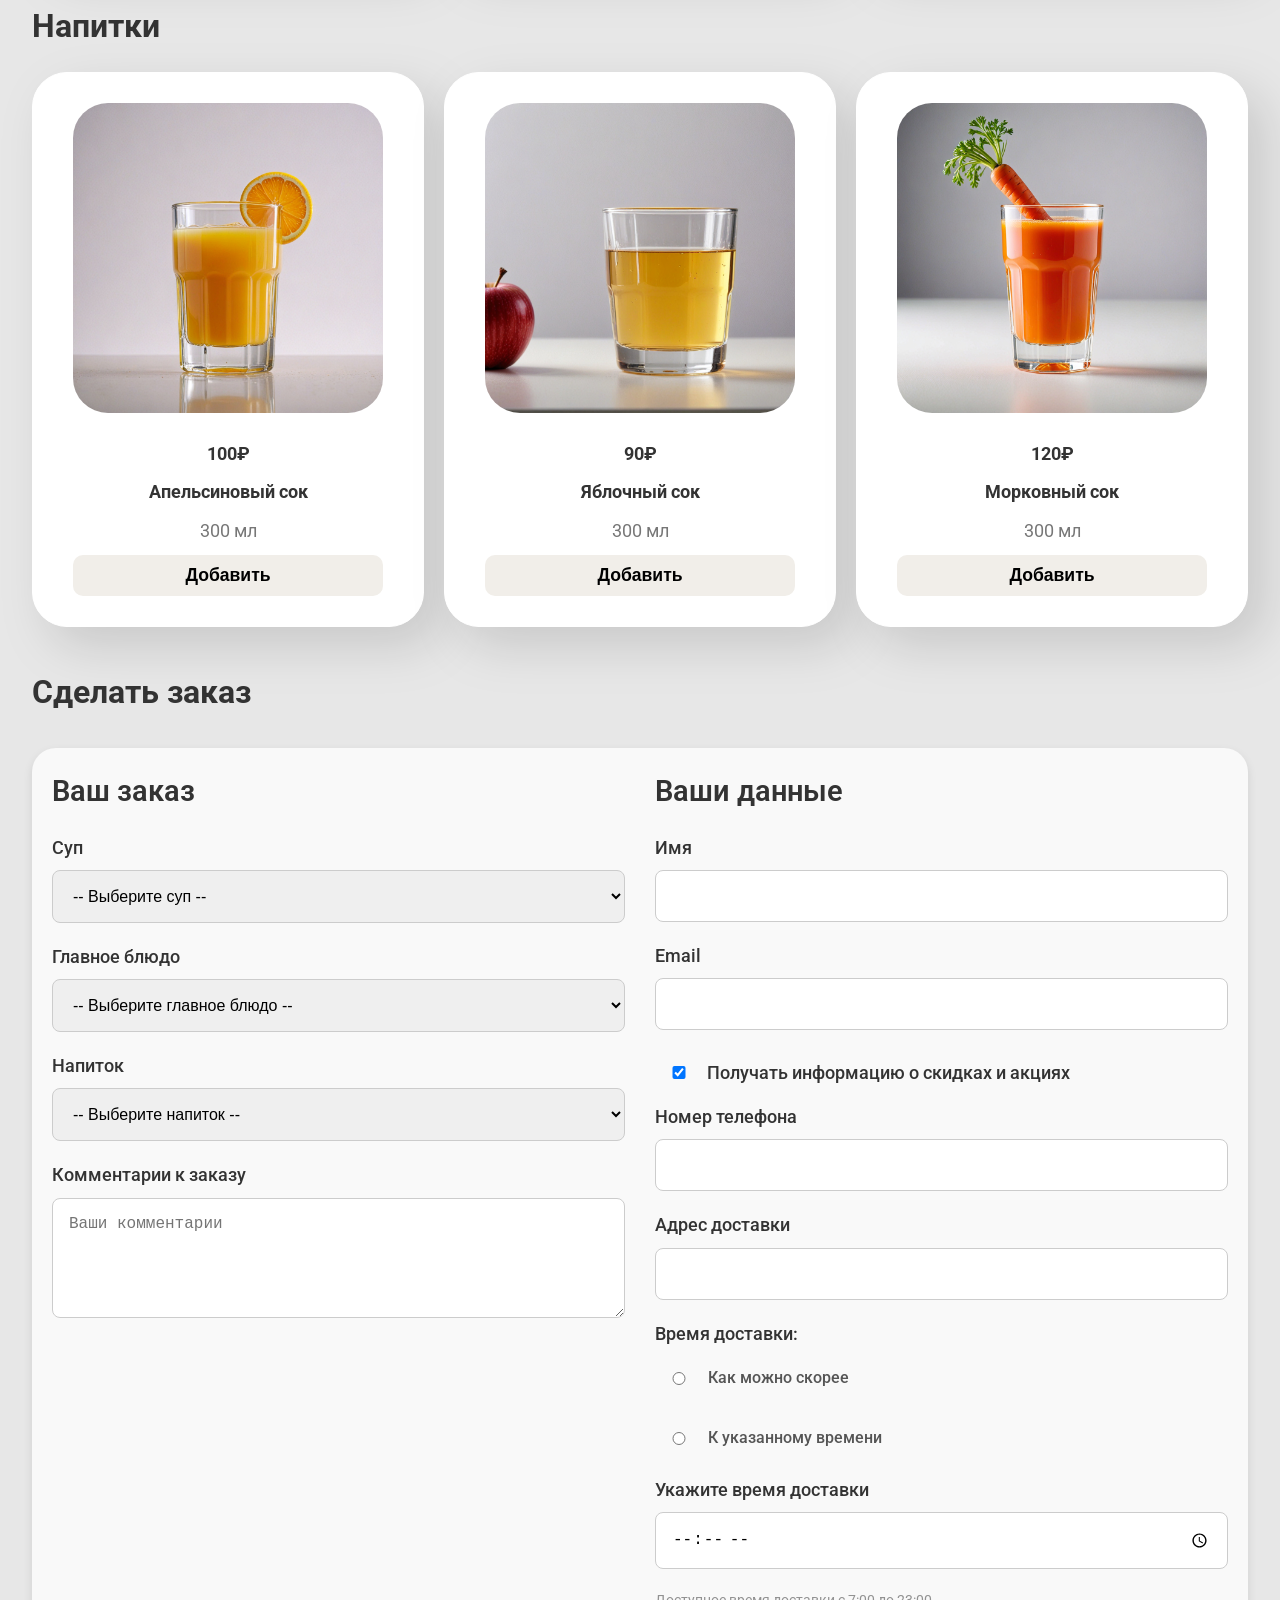
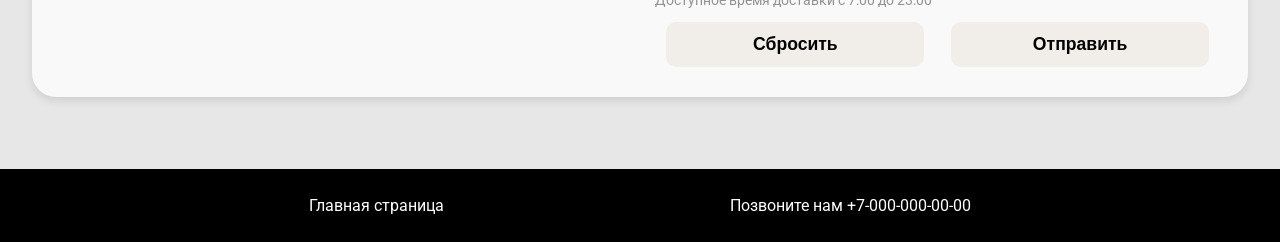
<file: 3/pack_a_lunch.html>
<!DOCTYPE html>
<html lang="ru">

<head>
    <meta charset="UTF-8">
    <meta name="viewport" content="width=device-width, initial-scale=1.0">
    <title>Pack a lunch</title>
    <link href="https://fonts.googleapis.com/css2?family=Roboto:wght@400;700&display=swap" rel="stylesheet">
    <link rel="stylesheet" href="css/pack_a_lunch.css">
    <link rel="stylesheet" href="css/styles.css">
</head>

<body>
    <header>
        <h1>
            <a href="index.html">Food Construct</a>
        </h1>
        <nav>
            <a href="index.html">О нас</a>
            <a class="active" href="pack_a_lunch.html">Собрать ланч</a>
            <a href="#">Заказы</a>
            <a href="#contacts">Контакты</a>
        </nav>
    </header>

    <main>
        <h1>Собрать ланч</h1>
        <section id="soups">
            <h2>Супы</h2>
            <div class="menu-grid">
                <div class="dish">
                    <img src="images/gazpacho.jpg" alt="Гаспачо">
                    <p class="price">200₽</p>
                    <p class="name">Гаспачо</p>
                    <p class="weight">350 г</p>
                    <button>Добавить</button>
                </div>
                <div class="dish">
                    <img src="images/mushroom_soup.jpg" alt="Грибной суп-пюре">
                    <p class="price">190₽</p>
                    <p class="name">Грибной суп-пюре</p>
                    <p class="weight">330 г</p>
                    <button>Добавить</button>
                </div>
                <div class="dish">
                    <img src="images/norwegian_soup.jpg" alt="Норвежский суп">
                    <p class="price">275₽</p>
                    <p class="name">Норвежский суп</p>
                    <p class="weight">350 г</p>
                    <button>Добавить</button>
                </div>
            </div>
        </section>
        <section id="main-dishes">
            <h2>Главные блюда</h2>
            <div class="menu-grid">
                <div class="dish">
                    <img src="images/friedpotatoeswithmushrooms.jpg" alt="Жареная картошка с грибами">
                    <p class="price">150₽</p>
                    <p class="name">Жареная картошка с грибами</p>
                    <p class="weight">250 г</p>
                    <button>Добавить</button>
                </div>
                <div class="dish">
                    <img src="images/lasagna.jpg" alt="Лазанья">
                    <p class="price">400₽</p>
                    <p class="name">Лазанья</p>
                    <p class="weight">310 г</p>
                    <button>Добавить</button>
                </div>
                <div class="dish">
                    <img src="images/chickencutletsandmashedpotatoes.jpg" alt="Котлеты из курицы с картофельным">
                    <p class="price">250₽</p>
                    <p class="name">Котлеты из курицы с картофельным</p>
                    <p class="weight">280 г</p>
                    <button>Добавить</button>
                </div>
            </div>
        </section>
        <section id="drinks">
            <h2>Напитки</h2>
            <div class="menu-grid">
                <div class="dish">
                    <img src="images/orangejuice.jpg" alt="Апельсиновый сок">
                    <p class="price">100₽</p>
                    <p class="name">Апельсиновый сок</p>
                    <p class="weight">300 мл</p>
                    <button>Добавить</button>
                </div>
                <div class="dish">
                    <img src="images/applejuice.jpg" alt="Яблочный сок">
                    <p class="price">90₽</p>
                    <p class="name">Яблочный сок</p>
                    <p class="weight">300 мл</p>
                    <button>Добавить</button>
                </div>
                <div class="dish">
                    <img src="images/carrotjuice.jpg" alt="Морковный сок">
                    <p class="price">120₽</p>
                    <p class="name">Морковный сок</p>
                    <p class="weight">300 мл</p>
                    <button>Добавить</button>
                </div>
            </div>
        </section>
        <section class="order">
            <h2>Сделать заказ</h2>
            <form action="https://httpbin.org/post" method="POST" id="order-form">
                <div id="order-block">
                    <h3>Ваш заказ</h3>

                    <label for="soup">Суп</label>
                    <select id="soup" name="soup" >
                        <option value="">-- Выберите суп --</option>
                        <option value="gazpacho">Гаспачо</option>
                        <option value="mushroom_soup">Грибной суп-пюре</option>
                        <option value="norwegian_soup">Норвежский суп</option>
                    </select>

                    <label for="main_dish">Главное блюдо</label>
                    <select id="main_dish" name="main_dish">
                        <option value="">-- Выберите главное блюдо --</option>
                        <option value="fried_potatoes">Жареная картошка с грибами</option>
                        <option value="lasagna">Лазанья</option>
                        <option value="chicken_cutlets">Котлеты из курицы с картофельным</option>
                    </select>

                    <label for="drink">Напиток</label>
                    <select id="drink" name="drink">
                        <option value="">-- Выберите напиток --</option>
                        <option value="orange_juice">Апельсиновый сок</option>
                        <option value="apple_juice">Яблочный сок</option>
                        <option value="carrot_juice">Морковный сок</option>
                    </select>

                    <label for="comments">Комментарии к заказу</label>
                    <textarea id="comments" name="comments" rows="4" placeholder="Ваши комментарии"></textarea>
                </div>

                <div id="client-block">
                    <h3>Ваши данные</h3>

                    <label for="name">Имя</label>
                    <input type="text" id="name" name="name" required>

                    <label for="email">Email</label>
                    <input type="email" id="email" name="email" required>

                    <label for="subscribe" id="subscribe">
                        <input type="checkbox" name="subscribe" checked>
                        Получать информацию о скидках и акциях
                    </label>

                    <label for="phone">Номер телефона</label>
                    <input type="tel" id="phone" name="phone" required>

                    <label for="address">Адрес доставки</label>
                    <input type="text" id="address" name="address" required>

                    <label>Время доставки:</label>
                    <div class="radio">
                        <input type="radio" id="asap" name="delivery_time" value="asap" required>
                        <label for="asap">Как можно скорее</label>
                    </div>
                    <div class="radio">
                        <input type="radio" id="specific_time" name="delivery_time" value="specific_time" required>
                        <label for="specific_time">К указанному времени</label>
                    </div>

                    <label for="time">Укажите время доставки</label>
                    <input type="time" id="time" name="time" min="07:00" max="23:00" step="300">
                    <p>Доступное время доставки с 7:00 до 23:00</p>

                    <button type="reset">Сбросить</button>
                    <button type="submit">Отправить</button>
                </div>
            </form>
        </section>
    </main>
    <footer id="contacts">
        <p><a href="index.html">Главная страница</a></p>
        <p>Позвоните нам <a href="tel:+7-000-000-00-00">+7-000-000-00-00</a></p>
    </footer>
</body>

</html>
</file>
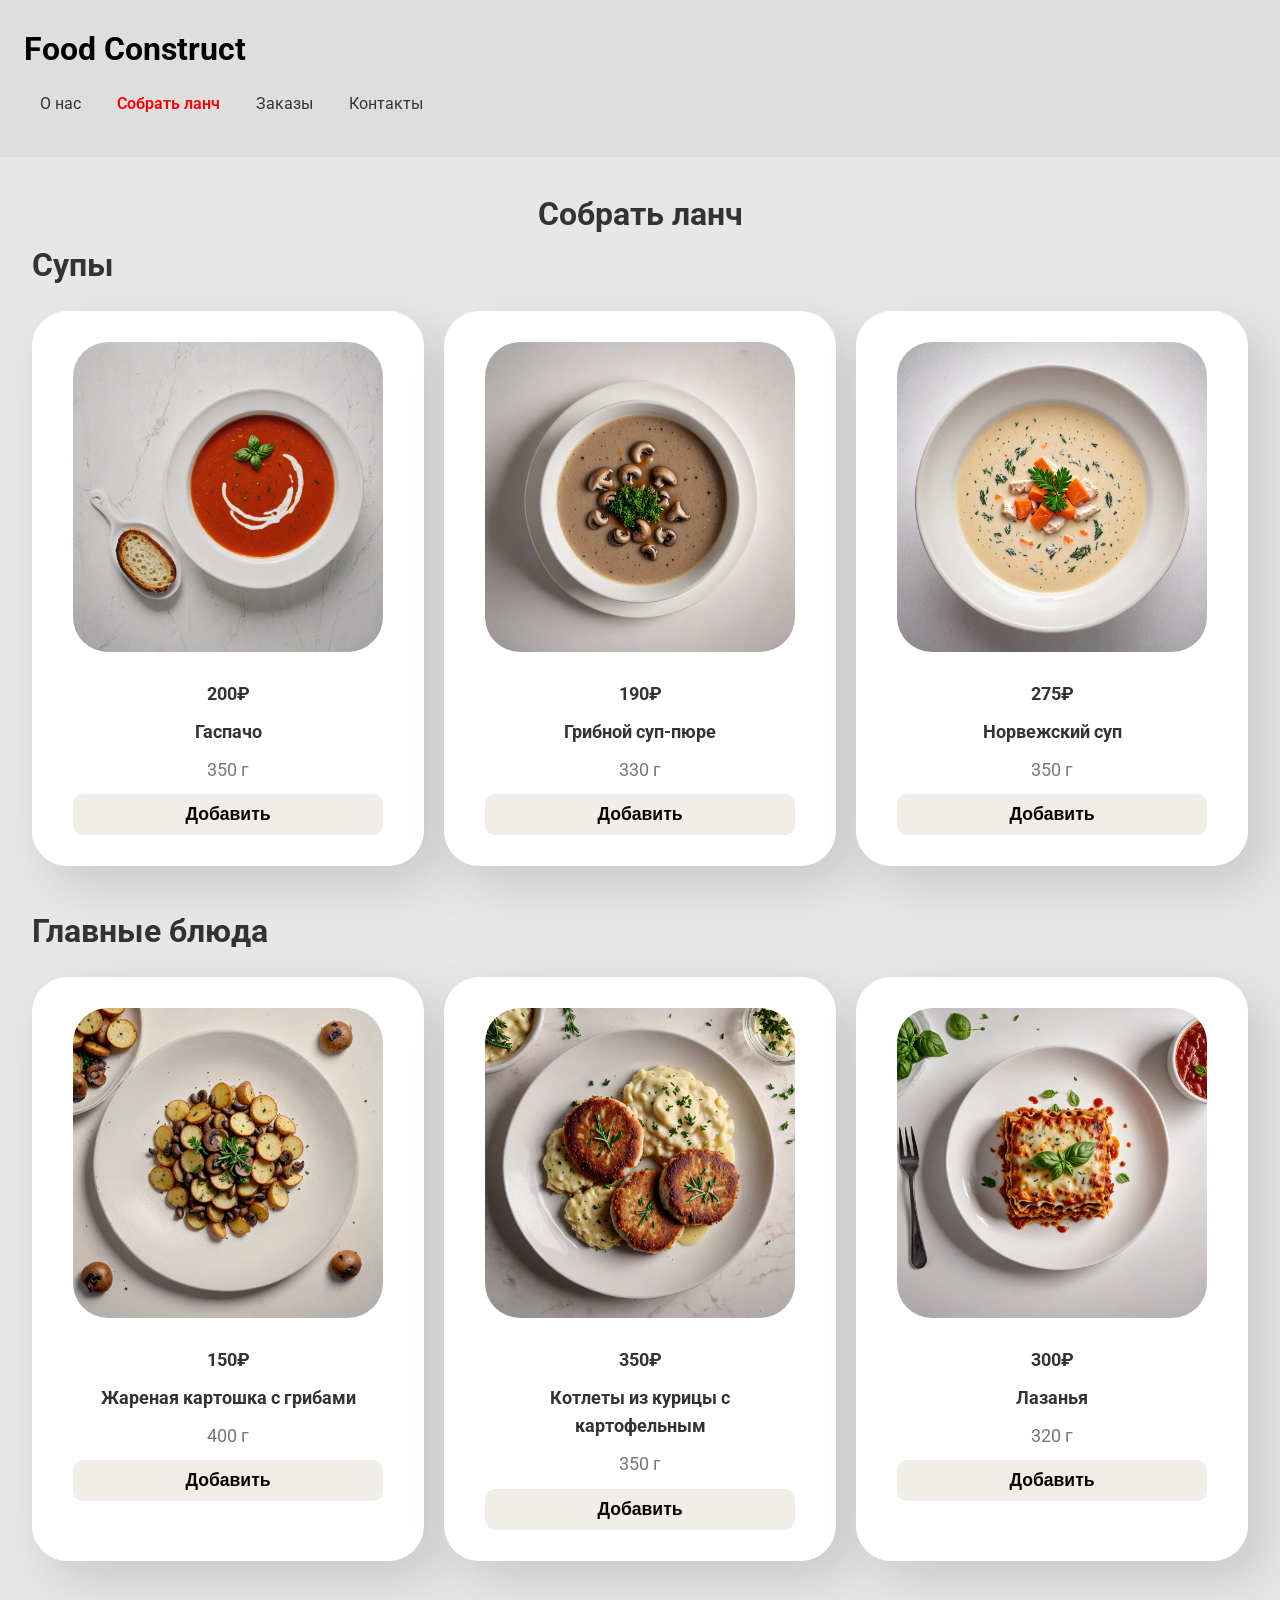
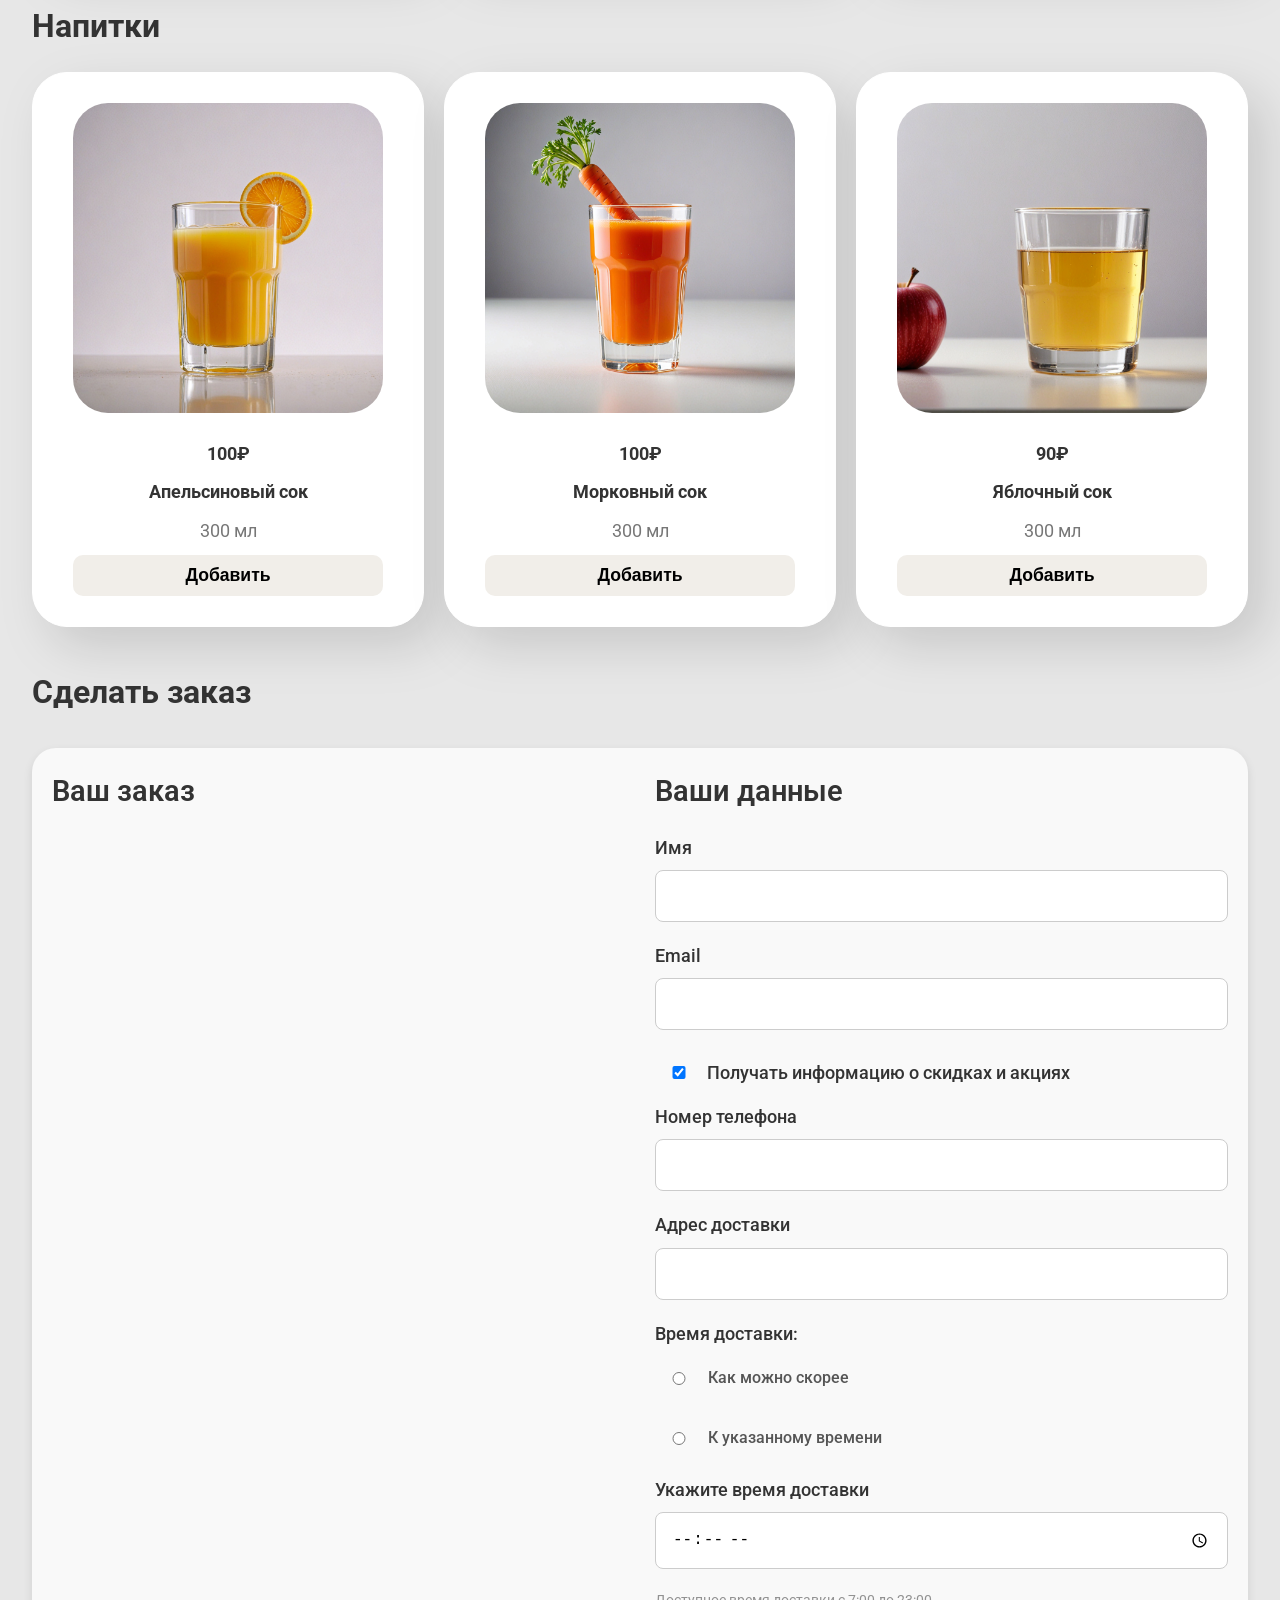
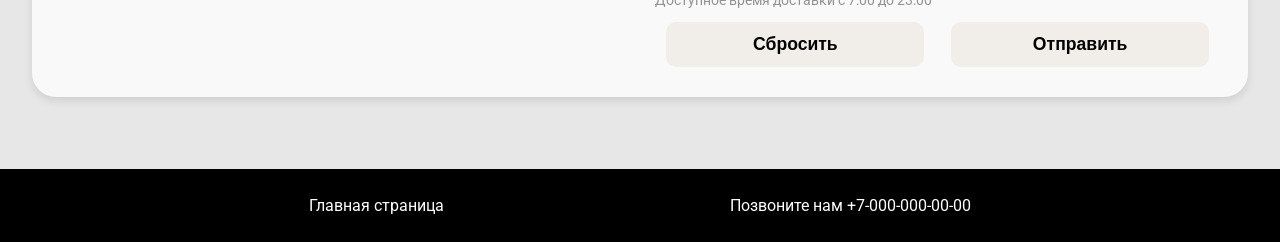
<file: 4/pack_a_lunch.html>
<!DOCTYPE html>
<html lang="ru">

<head>
    <meta charset="UTF-8">
    <meta name="viewport" content="width=device-width, initial-scale=1.0">
    <title>Pack a lunch</title>
    <link href="https://fonts.googleapis.com/css2?family=Roboto:wght@400;700&display=swap" rel="stylesheet">
    <link rel="stylesheet" href="css/pack_a_lunch.css">
    <link rel="stylesheet" href="css/styles.css">
</head>

<body>
    <header>
        <h1>
            <a href="index.html">Food Construct</a>
        </h1>
        <nav>
            <a href="index.html">О нас</a>
            <a class="active" href="pack_a_lunch.html">Собрать ланч</a>
            <a href="#">Заказы</a>
            <a href="#contacts">Контакты</a>
        </nav>
    </header>

    <main>
        <h1>Собрать ланч</h1>
        <section id="soups">
            <h2>Супы</h2>
            <div class="menu-grid">
                <div class="dish">
                    <img src="images/gazpacho.jpg" alt="Гаспачо">
                    <p class="price">200₽</p>
                    <p class="name">Гаспачо</p>
                    <p class="weight">350 г</p>
                    <button>Добавить</button>
                </div>
                <div class="dish">
                    <img src="images/mushroom_soup.jpg" alt="Грибной суп-пюре">
                    <p class="price">190₽</p>
                    <p class="name">Грибной суп-пюре</p>
                    <p class="weight">330 г</p>
                    <button>Добавить</button>
                </div>
                <div class="dish">
                    <img src="images/norwegian_soup.jpg" alt="Норвежский суп">
                    <p class="price">275₽</p>
                    <p class="name">Норвежский суп</p>
                    <p class="weight">350 г</p>
                    <button>Добавить</button>
                </div>
            </div>
        </section>
        <section id="main-dishes">
            <h2>Главные блюда</h2>
            <div class="menu-grid">
                <div class="dish">
                    <img src="images/friedpotatoeswithmushrooms.jpg" alt="Жареная картошка с грибами">
                    <p class="price">150₽</p>
                    <p class="name">Жареная картошка с грибами</p>
                    <p class="weight">250 г</p>
                    <button>Добавить</button>
                </div>
                <div class="dish">
                    <img src="images/lasagna.jpg" alt="Лазанья">
                    <p class="price">400₽</p>
                    <p class="name">Лазанья</p>
                    <p class="weight">310 г</p>
                    <button>Добавить</button>
                </div>
                <div class="dish">
                    <img src="images/chickencutletsandmashedpotatoes.jpg" alt="Котлеты из курицы с картофельным">
                    <p class="price">250₽</p>
                    <p class="name">Котлеты из курицы с картофельным</p>
                    <p class="weight">280 г</p>
                    <button>Добавить</button>
                </div>
            </div>
        </section>
        <section id="drinks">
            <h2>Напитки</h2>
            <div class="menu-grid">
                <div class="dish">
                    <img src="images/orangejuice.jpg" alt="Апельсиновый сок">
                    <p class="price">100₽</p>
                    <p class="name">Апельсиновый сок</p>
                    <p class="weight">300 мл</p>
                    <button>Добавить</button>
                </div>
                <div class="dish">
                    <img src="images/applejuice.jpg" alt="Яблочный сок">
                    <p class="price">90₽</p>
                    <p class="name">Яблочный сок</p>
                    <p class="weight">300 мл</p>
                    <button>Добавить</button>
                </div>
                <div class="dish">
                    <img src="images/carrotjuice.jpg" alt="Морковный сок">
                    <p class="price">120₽</p>
                    <p class="name">Морковный сок</p>
                    <p class="weight">300 мл</p>
                    <button>Добавить</button>
                </div>
            </div>
        </section>

        <section class="order">
            <h2>Сделать заказ</h2>
            <form action="https://httpbin.org/post" method="POST" id="order-form">
                <div id="order-block">
                    <h3>Ваш заказ</h3>
                    <div id="nothing-selected" style="display: none;">Ничего не выбрано</div>
                    <div id="order-summary" style="display: none;">
                        <div id="order-soup">
                            <div id="soup-title" class="meal-category">Суп:</div> 
                            <div id="soup-name">Блюдо не выбрано</div> 
                            <span id="soup-price" style="display: none;">(0₽)</span>
                        </div>
                        <div id="order-main">
                            <div id="main-title" class="meal-category">Основное блюдо:</div>
                            <span id="main-name">Блюдо не выбрано</span> 
                            <span id="main-price" style="display: none;">(0₽)</span>
                        </div>
                        <div id="order-drink">
                            <div id="drink-title" class="meal-category">Напиток:</div> 
                            <span id="drink-name">Блюдо не выбрано</span> 
                            <span id="drink-price" style="display: none;">(0₽)</span>
                        </div>
                        <div id="order-total" style="display: none;">
                            <b>Итого:</b> <span>0₽</span>
                        </div>
                    </div>
                </div>
                

                <input type="hidden" name="soup" id="hidden-soup" value="Блюдо не выбрано">
                <input type="hidden" name="mainDish" id="hidden-main" value="Блюдо не выбрано">
                <input type="hidden" name="drink" id="hidden-drink" value="Блюдо не выбрано">
                <input type="hidden" name="totalPrice" id="hidden-total" value="0₽">

                <div id="client-block">
                    <h3>Ваши данные</h3>

                    <label for="name">Имя</label>
                    <input type="text" id="name" name="name" required>

                    <label for="email">Email</label>
                    <input type="email" id="email" name="email" required>

                    <label for="subscribe" id="subscribe">
                        <input type="checkbox" name="subscribe" checked>
                        Получать информацию о скидках и акциях
                    </label>

                    <label for="phone">Номер телефона</label>
                    <input type="tel" id="phone" name="phone" required>

                    <label for="address">Адрес доставки</label>
                    <input type="text" id="address" name="address" required>

                    <label>Время доставки:</label>
                    <div class="radio">
                        <input type="radio" id="asap" name="delivery_time" value="asap" required>
                        <label for="asap">Как можно скорее</label>
                    </div>
                    <div class="radio">
                        <input type="radio" id="specific_time" name="delivery_time" value="specific_time" required>
                        <label for="specific_time">К указанному времени</label>
                    </div>

                    <label for="time">Укажите время доставки</label>
                    <input type="time" id="time" name="time" min="07:00" max="23:00" step="60">
                    <p>Доступное время доставки с 7:00 до 23:00</p>

                    <button type="reset">Сбросить</button>
                    <button type="submit">Отправить</button>
                </div>
            </form>
        </section>

    </main>
    <footer id="contacts">
        <p><a href="index.html">Главная страница</a></p>
        <p>Позвоните нам <a href="tel:+7-000-000-00-00">+7-000-000-00-00</a></p>
    </footer>

    <script src="js/meals.js"></script>
    <script src="js/displayMenu.js"></script>
    <script src="js/order.js"></script>
</body>

</html>
</file>
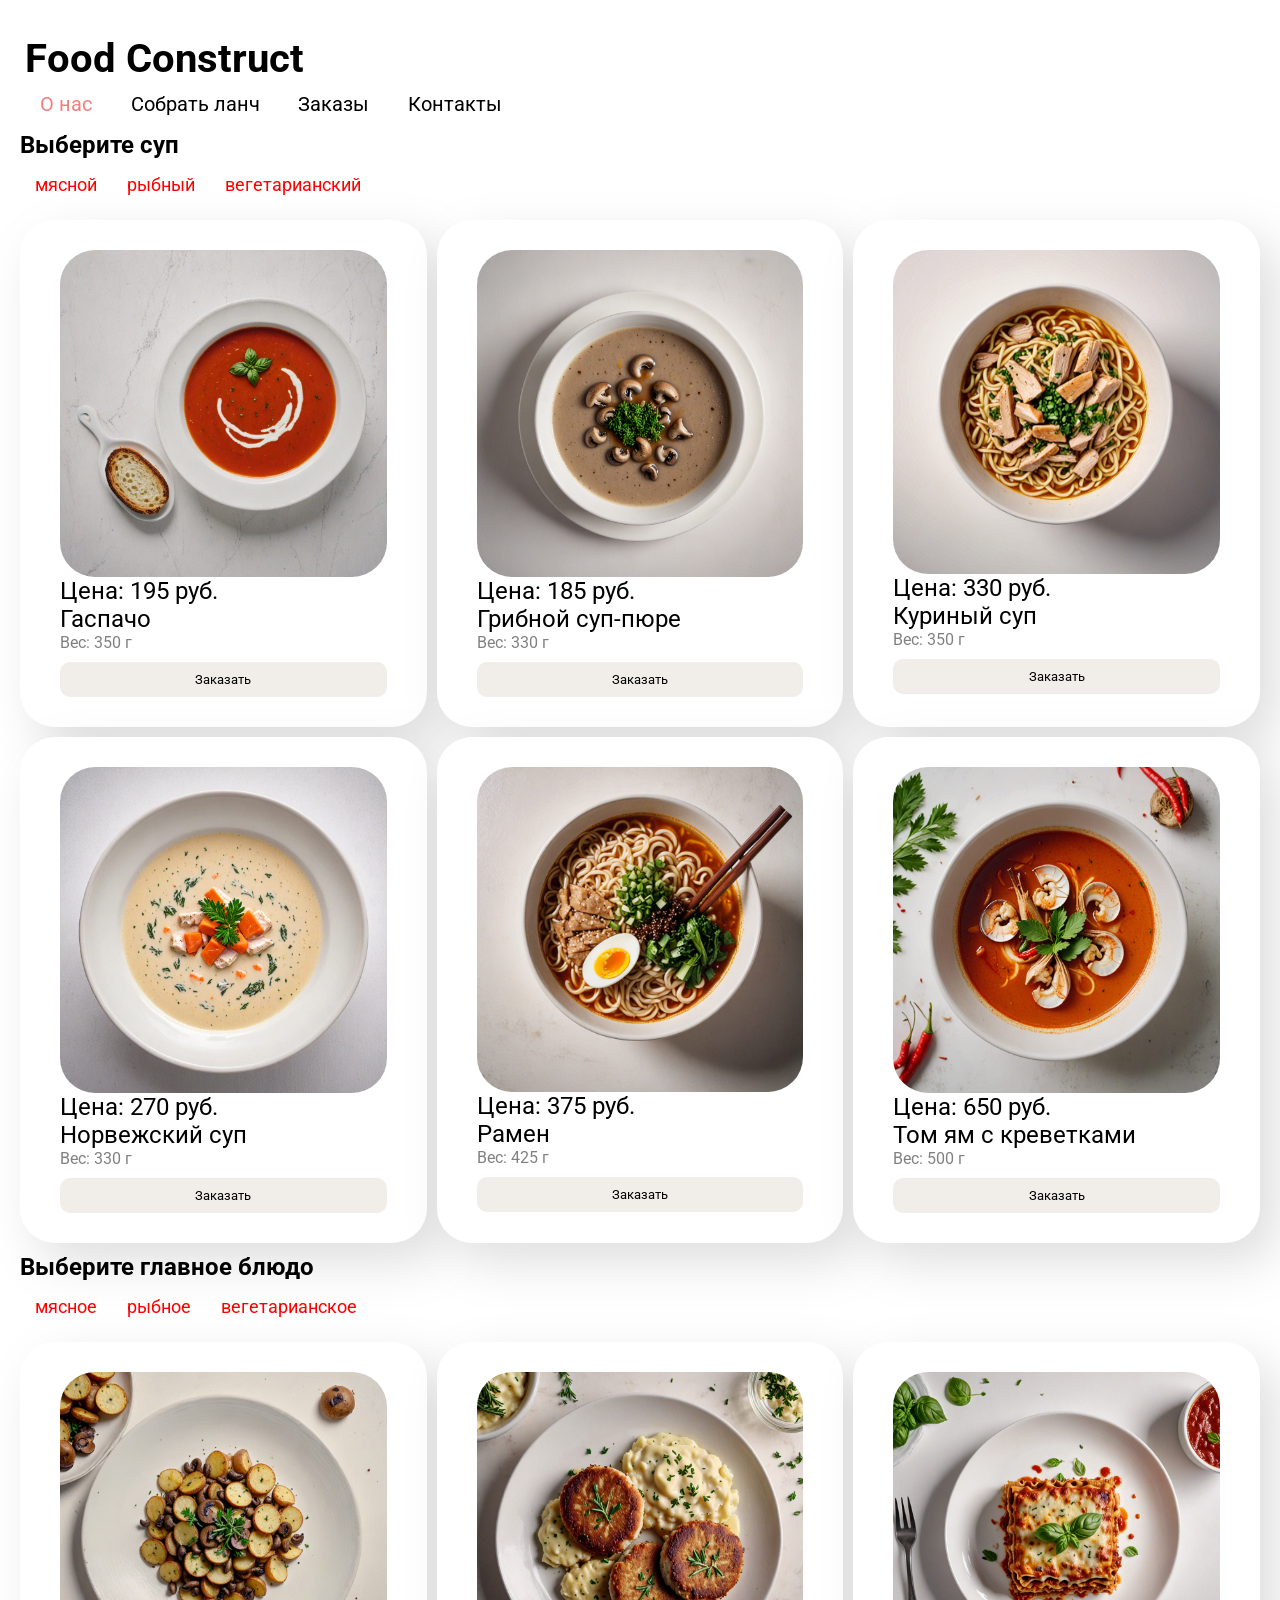
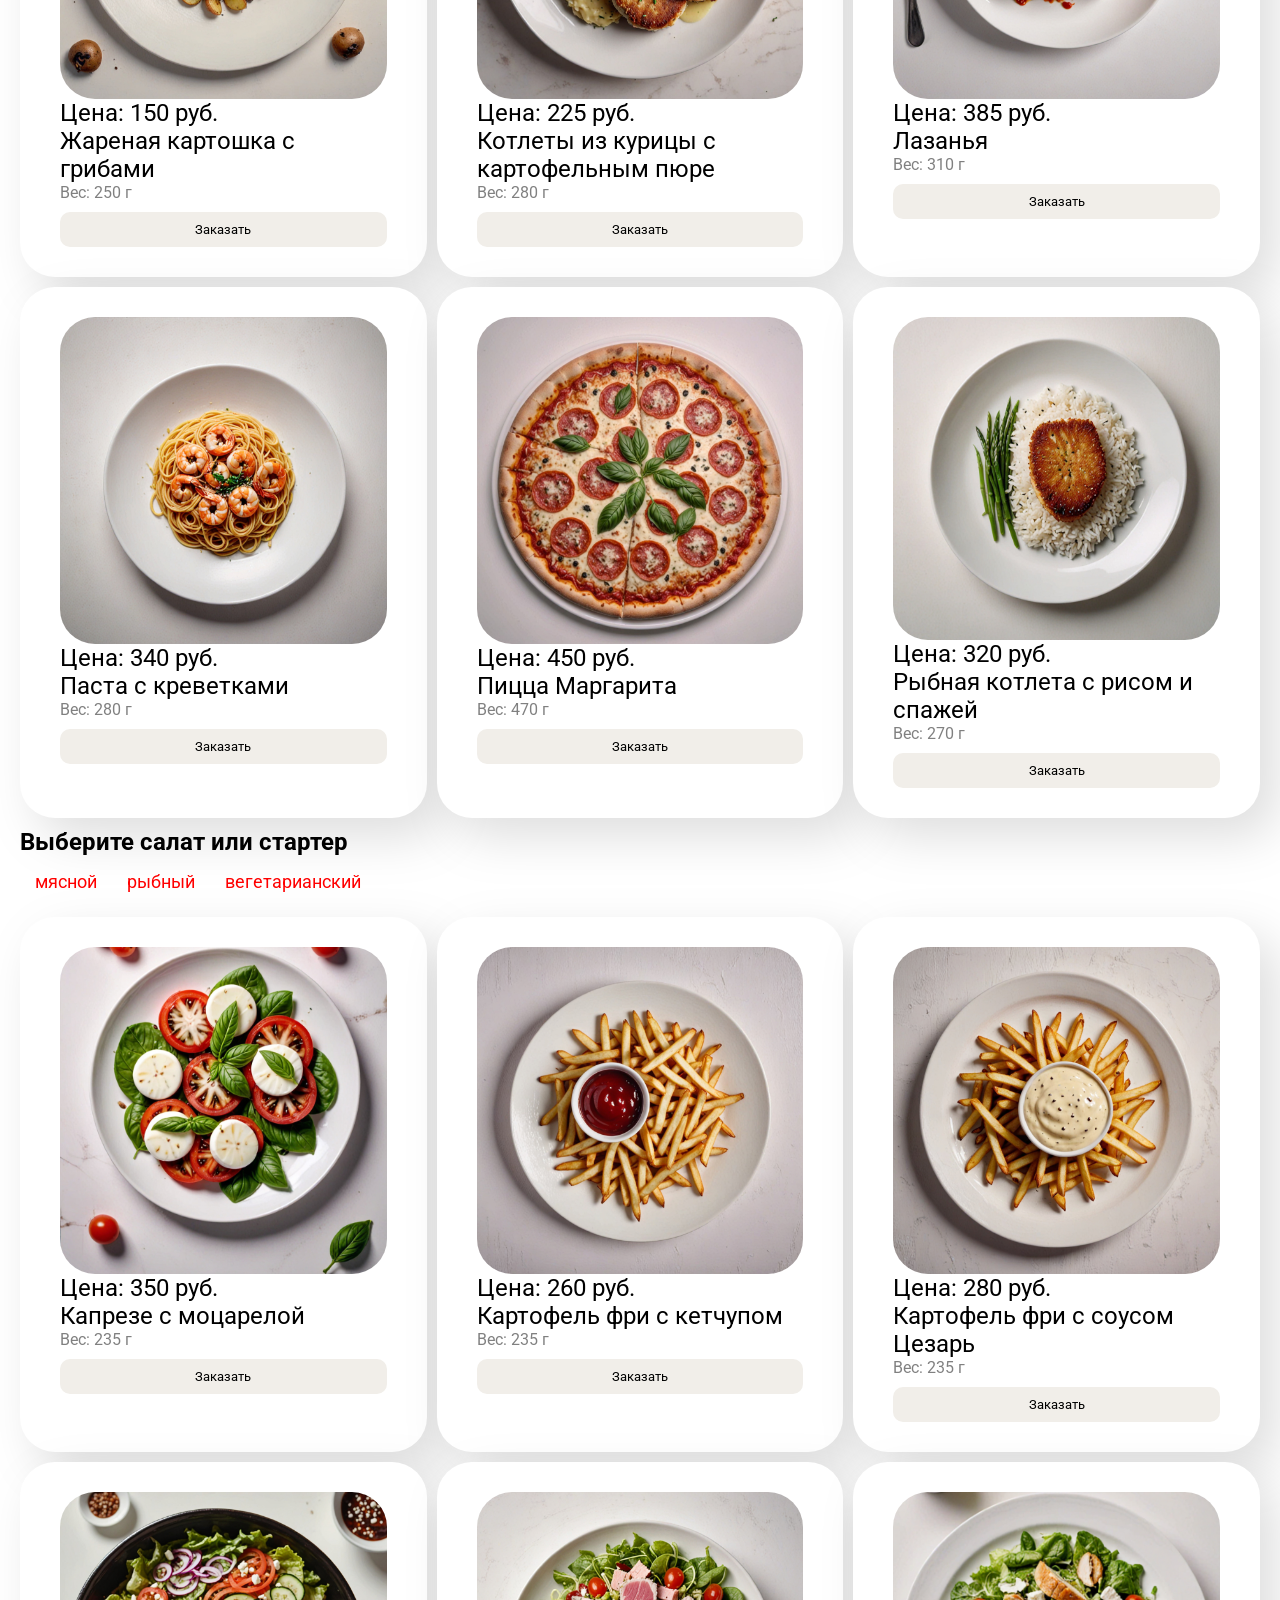
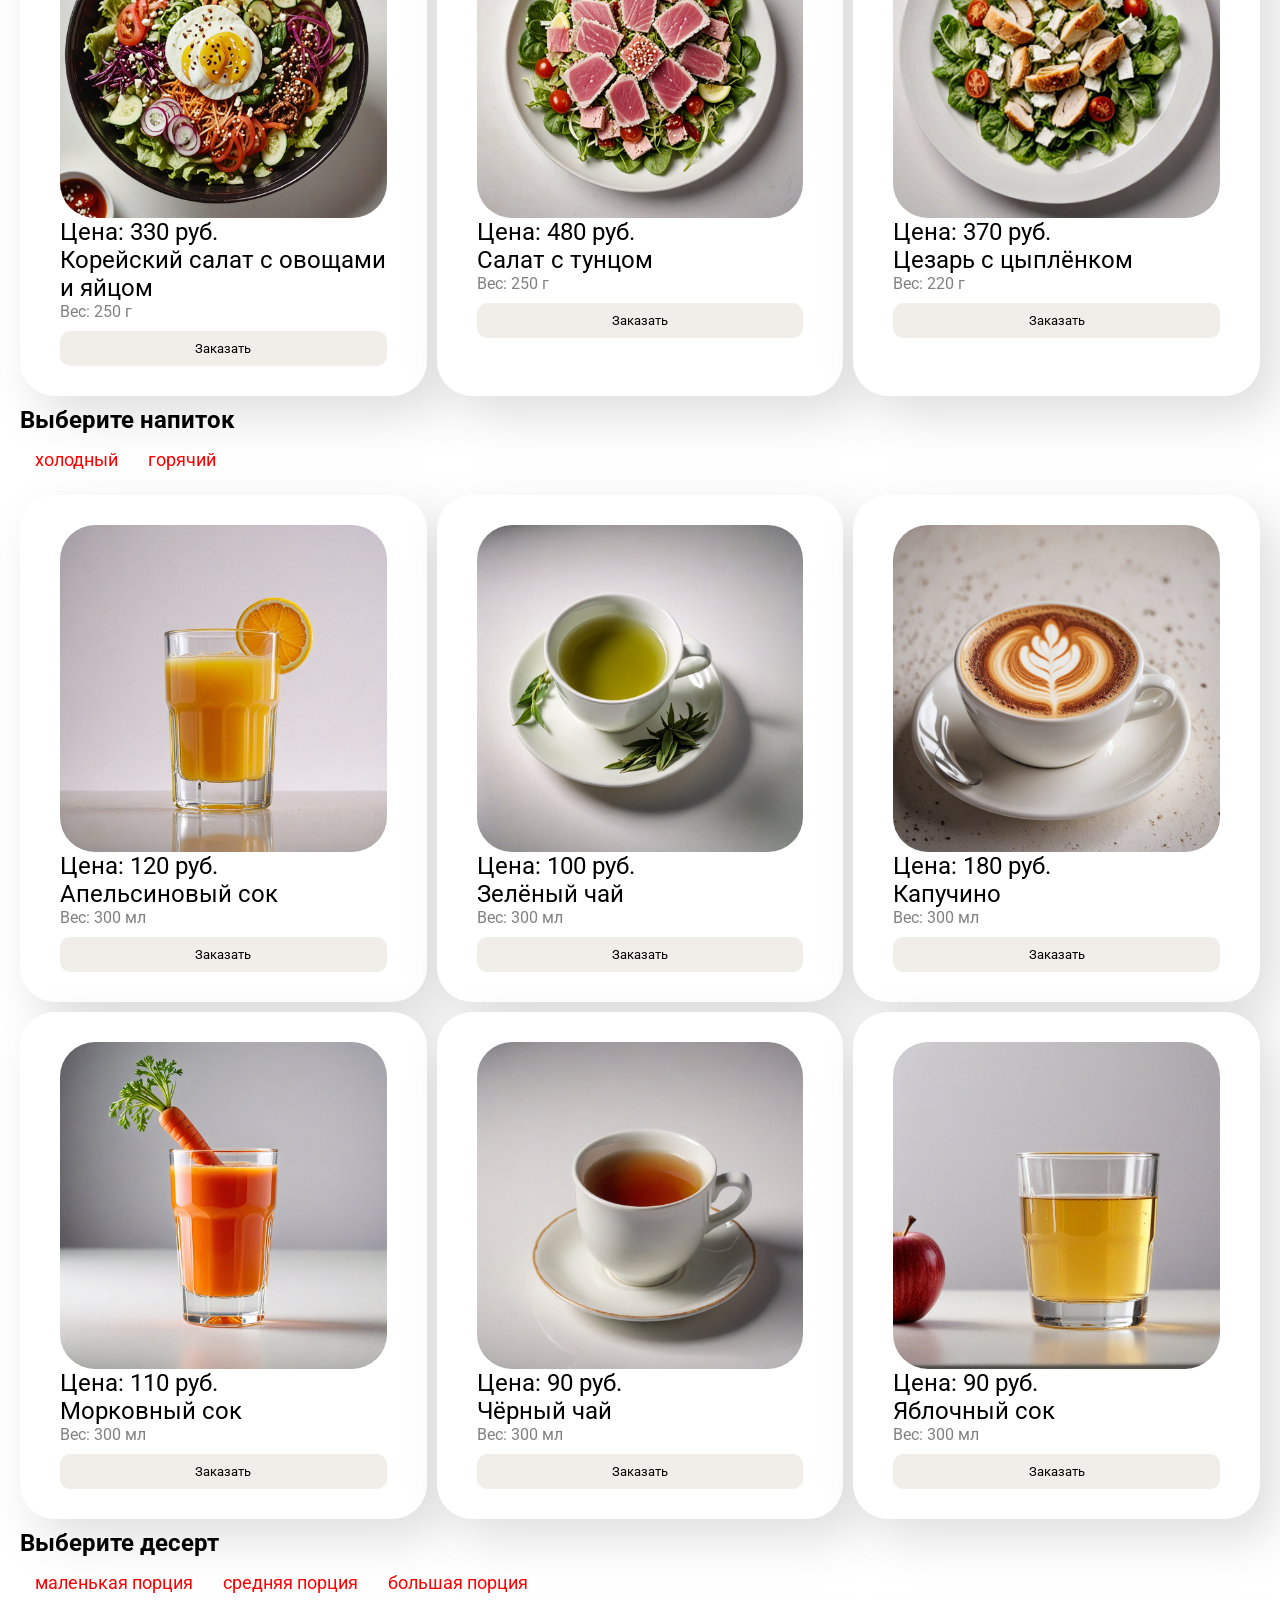
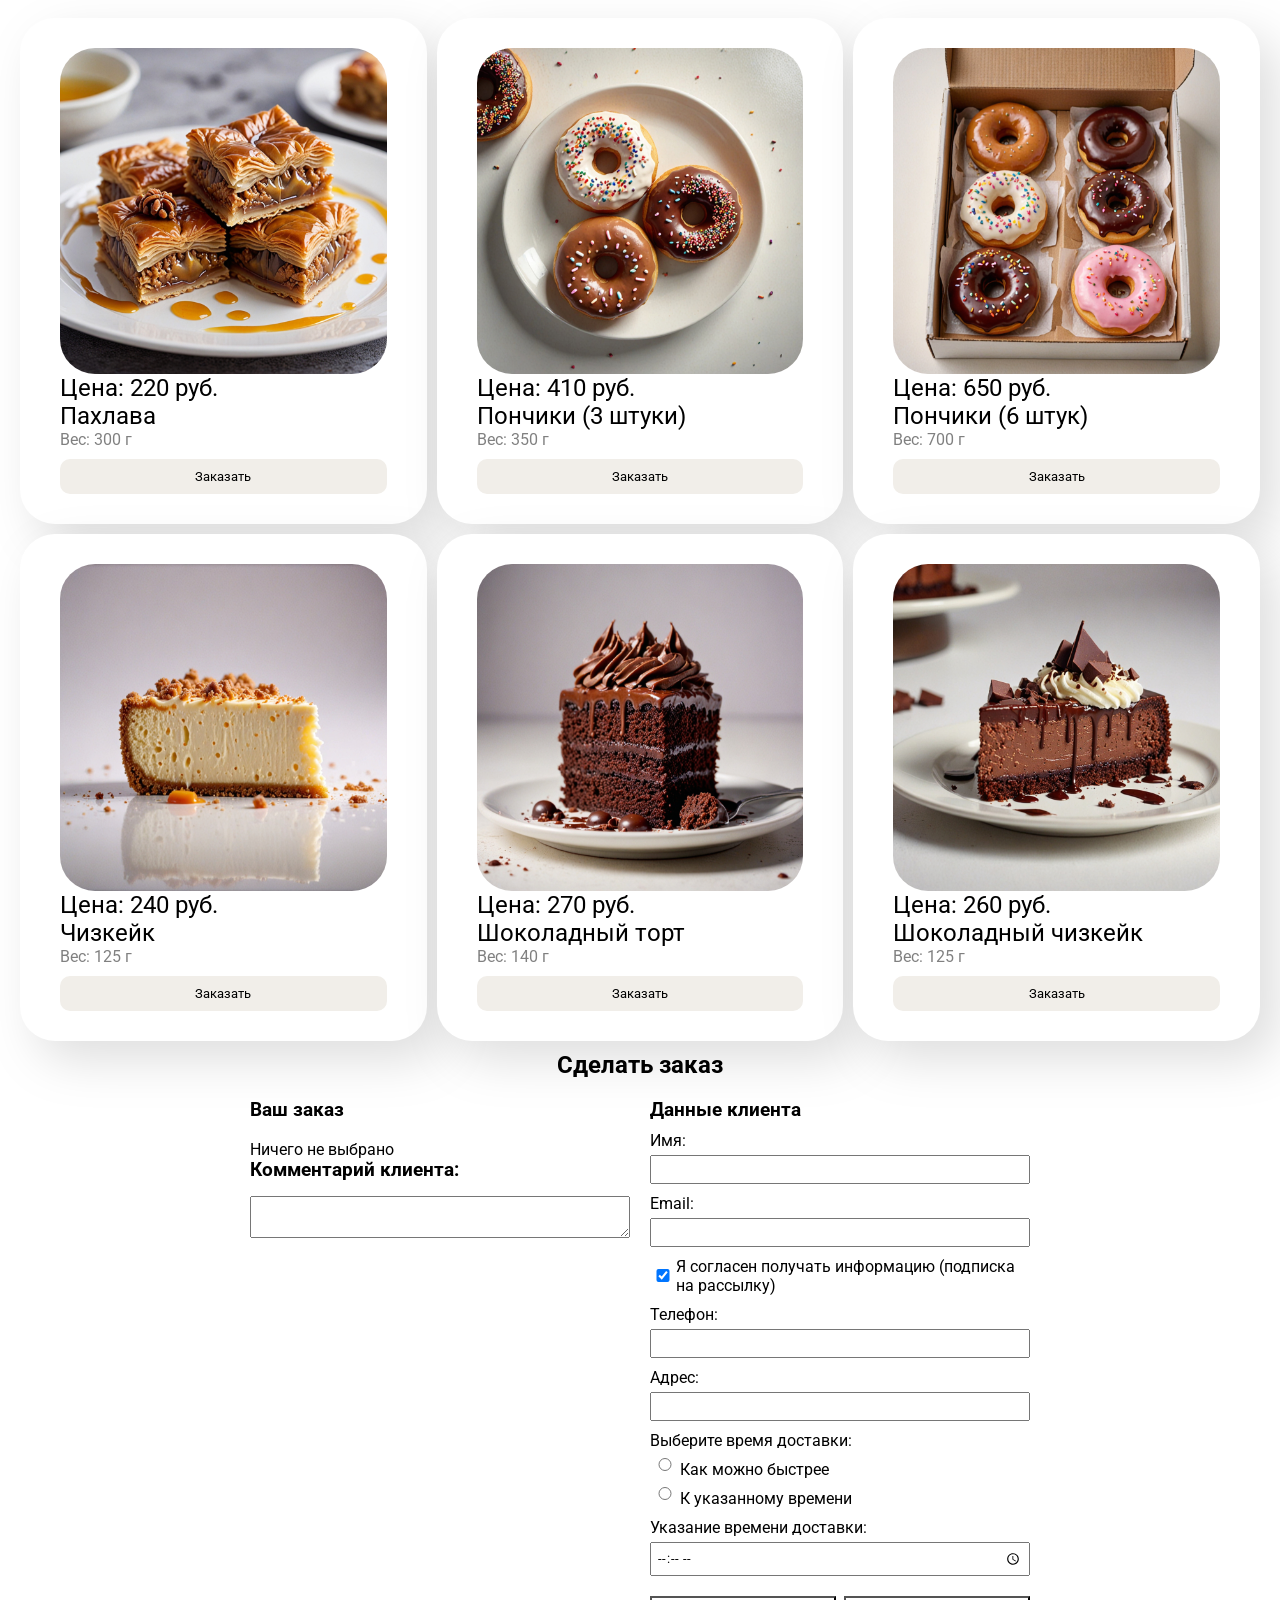
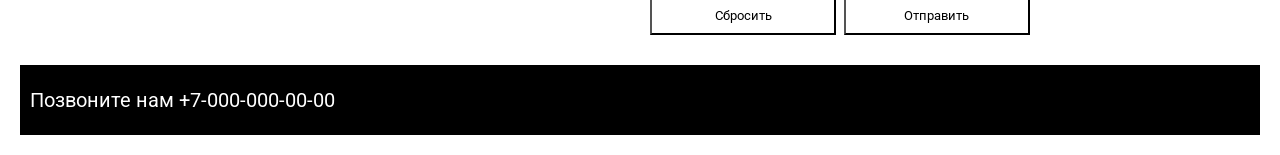
<file: 5/lunch.html>
<!DOCTYPE html>
<html lang="ru">

<head>
    <meta charset="UTF-8">
    <meta name="viewport" content="width=device-width, initial-scale=1.0">
    <title>Lunch</title>
    <link href="https://fonts.googleapis.com/css2?family=Roboto&display=swap" rel="stylesheet">
    <link rel="stylesheet" href="css/style.css">
    <link rel="stylesheet" href="css/lunch.css">
    <script src="./js/menu.js"></script>
    <script src="./js/displayDishes.js"></script>
    <script src="./js/orderForm.js"></script>
</head>

<body>
    <header>
        <h1>Food Construct</h1>
        <nav class="nav">
            <ul id="headerNav">
                <li><a href="index.html#self" class="active">О нас</a></li>
                <li><a href="lunch.html">Собрать ланч</a></li>
                <li><a href="#">Заказы</a></li>
                <li><a href="#footer">Контакты</a></li>
            </ul>
        </nav>
    </header>

    <main>
        <section>
            <h2 class="dish_header">Выберите суп</h2>
            <div class="dish_block"> </div>
        </section>

        <section>
            <h2 class="dish_header">Выберите главное блюдо</h2>
            <div class="dish_block"> </div>
        </section>

        <section>
            <h2 class="dish_header">Выберите салат или стартер</h2>
            <div class="dish_block"> </div>
        </section>

        <section>
            <h2 class="dish_header">Выберите напиток</h2>
            <div class="dish_block"> </div>
        </section>

        <section>
            <h2 class="dish_header">Выберите десерт</h2>
            <div class="dish_block"> </div>
        </section>

        <div>
            <h2 style="text-align: center;">Сделать заказ</h2>
            <form action="https://httpbin.org/post" method="POST" class="order-form">
                <div class="customer-order">
                    <h3>Ваш заказ</h3>

                    <p class="nothing-selected">Ничего не выбрано</p>
                    <div class="order-category" id="soup-order" style="display:none;">
                        <strong>Суп:</strong><br><span>Блюдо не выбрано</span>
                    </div>
                    <div class="order-category" id="main_course-order" style="display:none;">
                        <strong>Главное блюдо:</strong><br><span>Блюдо не выбрано</span>
                    </div>
                    <div class="order-category" id="beverages-order" style="display:none;">
                        <strong>Напиток:</strong><br><span>Напиток не выбран</span>
                    </div>
                    <div class="order-category" id="salads_starters-order" style="display:none;">
                        <strong>Напиток:</strong><br><span>Салат или стартер не выбран</span>
                    </div>
                    <div class="order-category" id="desserts-order" style="display:none;">
                        <strong>Напиток:</strong><br><span>Десерт не выбран</span>
                    </div>
                    <p id="order-cost" style="display:none;"></p>

                    <div class="customer-comment">
                        <h3 style="padding-bottom: 10px;">Комментарий клиента:</h3>
                        <textarea name="customer-comment" id="customer-comment"></textarea>
                    </div>
                </div>

                <div class="customer-data">
                    <h3>Данные клиента</h3>
                    <label for="name">Имя:</label>
                    <input type="text" id="name" name="name" required>

                    <label for="email">Email:</label>
                    <input type="email" id="email" name="email" required>

                    <label for="subscribe" class="subscribe">
                        <input type="checkbox" id="subscribe" name="subscribe" checked>
                        <p>Я согласен получать информацию (подписка на рассылку)</p>
                    </label>

                    <label for="phone">Телефон:</label>
                    <input type="tel" id="phone" name="phone" required>

                    <label for="address">Адрес:</label>
                    <input type="text" id="address" name="address" required>

                    <label class="time_checkbox">Выберите время доставки:
                        <div>
                            <input type="radio" id="delivery-time-radio-1" class="subscribe_time"
                                name="delivery-time-radio" required>
                            <label for="delivery-time-radio-1">Как можно быстрее</label>
                        </div>
                        <div>
                            <input type="radio" id="delivery-time-radio-2" class="subscribe_time"
                                name="delivery-time-radio" required>
                            <label for="delivery-time-radio-2">К указанному времени</label>
                        </div>
                    </label>

                    <label for="delivery-time">Указание времени доставки:</label>
                    <input type="time" id="delivery-time" name="delivery-time" min="07:00" max="23:00" step="300"
                        required>

                    <section class="form_buttons">
                        <button type="reset" class="form_button">Сбросить</button>
                        <button type="submit" class="form_button" id="form_button">Отправить</button>
                    </section>

                </div>
            </form>
            <script src="./js/orderValidation.js"></script>

        </div>
    </main>

    <footer id="footer">
        <p>Позвоните нам <a href="tel:+7-000-000-00-00">+7-000-000-00-00</a></p>
    </footer>

</body>
</file>
<file: main.css>
body {
    font-family: 'Inter', sans-serif; 
}

header {
    margin-bottom: 50px;
    font-size: 30px;
    text-align: center;
}

nav {
    align-items: center;
    text-align: center;
}

nav a {
    text-decoration: none;
    color: black;
    padding: 10px;
    transition: background-color 0.5s ease;
    transition: color 0.5s ease;
}

nav a:hover {
    background-color: lightgreen;
    color: green;
}

main {
    margin: 0 auto
}

section {
    margin-bottom: 50px;
}

main h2,header h2 {
    color: green;
    font-size: 30px;
    text-align: center;
}

table {
    border-collapse: collapse;
    width: 100%;
    font-size: 20px;
}

th,td {
    padding: 15px;
    border: 3px solid green;
}

footer {
    background-color: black;
    color: white;
    font-size: 25px;
    padding: 1rem;
    text-align: center;
}

a {
    text-decoration: none;
    color: lightgreen;
}

img {
    width: 100%;
}

p{
    text-align: center;
    font-size: 20px;
}

ul{
    font-size: 20px;
}

li{
    list-style-position: inside;
    text-align: center;
}

@media screen and (width <= 400px){
    th, td {
        font-size: calc(100% - 4px);
    }

}

@media screen and (width <= 600px){
    h1 {
        text-align: center;
    }

    img{
width: 100%;

    }

    th, td {
        font-size: calc(100% - 2px);
    }

    nav{
        display: flex;
        flex-direction: column;
        align-items: center;
    }
}

@media screen and (width <= 800px){
    img{
        width: 500px;
    }

    nav {
        display: flex;
        flex-direction: column;
        align-items: flex-start;
    }
}
</file>
<file: 1/css/style.css>
* {
    margin: 0;
    padding: 0;
    box-sizing: border-box;
}

body {
    font-family: 'Roboto', sans-serif;
    font-size: 1rem;
    color: #333;
    line-height: 1.6;
}

header {
    background-color: #f8f8f8;
    padding: 1.5rem;
    text-align: left;
}

header h1 {
    font-size: 2rem;
    margin-bottom: 1rem;
}

nav {
    margin-bottom: 1rem;
}

nav a {
    margin: 0 1rem;
    text-decoration: none;
    color: #333;
    font-size: 1rem;
}

nav a:hover {
    color: rgb(255, 100, 0);
}

main {
    padding: 2rem;
}

section {
    margin-bottom: 2.5rem;
}

img {
    text-align: center;
    width: 50rem;
    height: auto;
    margin-bottom: 1.5rem;
}

ul {
    list-style: disc inside;
    padding-left: 1.5rem;
    font-size: 1rem;
}

table {
    width: 100%;
    border-collapse: collapse;
    margin-top: 1.5rem;
}

th, td {
    padding: 0.75rem;
    border: 1px solid #ddd;
    text-align: left;
}

th {
    background-color: #f8f8f8;
    font-weight: bold;
}

footer {
    background-color: black;
    color: white;
    padding: 1.5rem;
    text-align: center;
}

footer a {
    color: white;
    text-decoration: none;
}

footer a:hover {
    color: rgb(255, 181, 10);
}
</file>
<file: 2/css/style.css>
#about_us img {
    text-align: center;
    width: 70%;
    height: auto;
    margin-bottom: 1.5rem;
}

ul {
    list-style: disc inside;
    padding-left: 1.5rem;
    font-size: 1rem;
}

table {
    width: 100%;
    border-collapse: collapse;
    margin-top: 1.5rem;
}

th, td {
    padding: 0.75rem;
    border: 1px solid #000;
    text-align: left;
}

th {
    background-color: #c2c2c2;
    font-weight: bold;
}
</file>
<file: 2/css/styles.css>
* {
    margin: 0;
    padding: 0;
    box-sizing: border-box;
}

body {
    font-family: 'Roboto', sans-serif;
    font-size: 1rem;
    color: #333;
    line-height: 1.6;
}

header {
    background-color: #dedede;
    padding: 1.5rem;
    text-align: left;
}

header h1 {
    font-size: 2rem;
    margin-bottom: 1rem;
}

nav {
    margin-bottom: 1rem;
}

nav a {
    padding: 0 1rem;
    text-decoration: none;
    text-align: center;
    color: #333;
    font-size: 1rem;
    transition: 0.4s ease;
}

nav a.active{
    color: red;
    font-weight: 600;
}

nav a:hover {
    color: red;
    transition: 0.4s ease;
}

main {
    padding: 2rem;
    background-color: #e7e7e7;
}

section {
    margin-bottom: 2.5rem;
}

h1 a {
    text-decoration: none;
    color: black;
}

h1 a:hover {
    color: rgb(42, 104, 140);
}

main h1 {
    text-align: center;
}

h2 {
    font-size: 2rem;
    margin-bottom: 20px;
    text-align: left;
}


button {
    width: 100%;
    background-color: #f1eee9;
    border: none;
    padding: 10px 30px;
    border-radius: 10px;
    cursor: pointer;
    font-size: 1.1rem;
    font-weight: bold;
    transition: background-color 0.3s ease;
}

button:hover {
    background-color: rgb(42, 104, 140);
    color: white;
    filter: drop-shadow(0 0 0.1rem rgb(16, 38, 50));
}

footer {
    background-color: rgb(42, 104, 140);
    color: white;
    text-align: center;
    padding: 20px;
}

footer {
    display: flex;
    background-color: black;
    color: white;
    padding: 1.5rem;
    text-align: center;
    justify-content: space-evenly;
}

footer a {
    color: white;
    text-decoration: none;
}

footer a:hover {
    color: rgb(0, 162, 255);
}

@media (max-width: 800px) {
    .menu-grid {
        grid-template-columns: repeat(2, 1fr);
    }

    header nav a {
        display: block;
        margin: 5px 0;
    }
}

@media (max-width: 600px) {
    header h1 {
        font-size: 2rem;
    }

    .menu-grid {
        grid-template-columns: repeat(1, 1fr);
    }

    .dish {
        padding: 20px 30px;
    }

    button {
        padding: 10px 20px;
    }
}
</file>
<file: 5/css/style.css>
* {
    margin: 0;
    padding: 0;
    font-family: "Roboto", sans-serif;
    box-sizing: border-box;
}

a {
    text-decoration: none;
    color: inherit;
}

th {
    padding: 3px;
}

h2 {
    margin: 10px 0 10px;
}

h1 {
    margin: 10px 0 10px;
}

header {
    padding: 5px;
}

header>h1 {
    font-size: 40px;
}

#headerNav {
    display: flex;
    list-style-type: none;
    justify-content: space-between;
    width: 40%;
    font-size: 20px;
}

#headerNav>li {
    margin: 0 3% 0 3%;
    cursor: pointer;
}

.nav {
    display: flex;
    flex-wrap: wrap;
    gap: 15px;
}

#headerNav>li>a {
    text-decoration: none;
    color: black;
}

#headerNav>li>a.active {
    color: lightcoral;
}

#headerNav>li>a:hover {
    color: red;
}

body {
    margin: 20px;
}

#food {
    width: 60%;
    margin: 10px;
}


table {
    padding: 10px;
    border-collapse: collapse;
    text-align: center;
}

th {
    padding: 10;
}

td {
    padding: 10;
}

footer {
    padding: 10px;
    margin: 20px 0 20px;
    background-color: black;
    color: white;
    font-size: 20px;
    display: flex;
    align-items: center;
    height: 70px;
}

footer>a {
    text-decoration: underline;
}

.table-cell {
    padding: 5px;
}

.table-start {
    padding: 0;
}

@media (max-width: 600px) {
    #self {
        width: 500;
    }
}

@media (max-width: 600px) {
    #food {
        width: 100%;
    }

    table {
        font-size: 14px;
    }
}

@media (max-width: 400px) {
    table {
        font-size: 12px;
    }
}
</file>
<file: lunches.css>
body {
    font-family: 'Inter', sans-serif; 
}

header {
    margin-bottom: 50px;
    font-size: 30px;
    text-align: center;
}

nav {
    align-items: center;
    text-align: center;
}

nav a {
    text-decoration: none;
    color: black;
    padding: 10px;
    transition: background-color 0.5s ease;
    transition: color 0.5s ease;
}

nav a:hover {
    background-color: lightgreen;
    color: green;
}

footer {
    background-color: black;
    color: white;
    font-size: 25px;
    text-align: center;
    position: sticky;
    bottom: 0;
}

a {
    text-decoration: none;
    color: lightgreen;
}

.grid-container {
    display: grid;
    grid-template-columns: repeat(3, 1fr);
    gap: 10px;
}

.menu-container {
    display: flex;
    flex-direction: column;
    gap: 30px;
    padding: 30px 40px;
    border-radius: 35px;
    cursor: pointer;
    background-color: white;
    filter: drop-shadow(17px 19px 24px rgba(0, 0, 0, 0.13));
}

.menu-container:hover {
    border: 2px solid green;

  }

img {
    width: 100%;
    height: auto;
    object-fit: contain;
    border-radius: 35px;
}

p.price:hover {
    font-size: 1.5em;
}

p.name:hover {
    font-size: 1.5em;
}

p.weight:hover {
    color: grey;
}

button {
    background-color: #f1eee9;
    margin-top: 20px;
    margin-bottom: 10px;
    margin-left: 30px;
    margin-right: 30px;
    padding-top: 10px;
    padding-bottom: 10px;
    padding-left: 30px;
    padding-right: 30px;
    border-radius: 10px;
    cursor: pointer;
}

@media screen and (width <= 800px) {
    div {
        grid-template-columns: repeat(3, 1fr);
    }
    
    nav {
        display: flex;
        justify-content: space-between;
        align-items: center;
    }
}

@media screen and (width <= 600px) {
    h1 {
        text-align: center;
        display: flex;
        flex-direction: column;
        align-items: center;
    }
    
    nav {
        display: flex;
        flex-direction: column;
        align-items: center;
    }

    a {
        font-size: calc(100% + 4px);
    }
      

    h2 {
        text-align: center;
    }

    div {
        grid-template-columns: repeat(3, 1fr);
    }
}

.order-section {
    padding: 15px;
    border-radius: 5px;
    display: flex;
    flex-direction: column;
}

.order-section label {
    font-size: 20px;
    font-weight: normal;
}

.order-section select {
    font-size: 15px;
}

.client-data-section {
    padding: 15px;
    border-radius: 10px;
    display: flex;
    flex-direction: column;
}

.client-data-section label{
    font-size: 20px;
    font-weight: normal;
}

.client-data-section textarea {
    min-height: 80px;
    resize: vertical;
}

.order{
    display: flex;
    justify-content: space-around;
    padding: 20px;
}

input,select,textarea{
    width: 100%;
    padding: 10px;
    margin-bottom: 15px;
    border: 1px solid lightgreen;
    border-radius: 10px;
}

button[type="submit"],
button[type="reset"] {
    display: inline-block;
    background-color: lightgreen;
    color: white;
    padding: 8px 16px;
    text-decoration: none;
    border: none;
    border-radius: 10px;
    cursor: pointer;
    transition: background-color 0.5s ease;
}

button[type="submit"]:hover,
button[type="reset"]:hover {
    font-size: 1em;
}

.subscription {
    font-size: 8px;
    display: flex;
    align-items: start;
    margin-bottom: 15px;
    white-space: nowrap;
}

.subscription label{
    font-size: 15px;
}

input[type="checkbox"] {
    position: relative;
    top: 0.3px; 
    left: 10px; 
}

.delivery-time {
    display: flex;
    align-items: center;
    margin-bottom: 15px;
}

label {
    display: inline-flex;
    align-items: center;
    margin-left: 10px;
}

.delivery-time label {
    font-size: 15px;
    white-space: nowrap;
}

input[type="radio"] {
    position: relative;
    top: 6px; 
    left: 10px; 
}

h3 {
    text-align: center;
    font-size: 30px;
    color: lightgreen;
    margin-top: 50px;
}
</file>
<file: 2/css/pack_a_lunch.css>
.menu-grid {
    display: grid;
    grid-template-columns: repeat(3, 1fr);
    grid-gap: 20px;
    margin-bottom: 40px;
}

.dish {
    background-color: white;
    padding: 30px 40px;
    border-radius: 35px;
    border: 0.1rem solid #fff;
    text-align: center;
    filter: drop-shadow(17px 19px 24px rgba(0, 0, 0, 0.13));
    transition: 0.3s ease;
}

.dish:hover {
    border-color: red;
    transition: 0.5s ease;
    filter: drop-shadow(0 0 1rem rgb(248, 94, 94));
    transform: scale(101%);

}

.dish img {
    width: 100%;
    border-radius: 35px;
    margin-bottom: 20px;
}

.dish p {
    margin-bottom: 10px;
    font-size: 1.1rem;
}

.price {
    font-size: 1.5rem;
    font-weight: bold;
}

.name {
    font-size: 1.3rem;
    font-weight: bold;
}

.weight {
    color: #777;
    font-size: 1rem;
}
</file>
<file: 3/css/pack_a_lunch.css>
.menu-grid {
    display: grid;
    grid-template-columns: repeat(3, 1fr);
    grid-gap: 20px;
    margin-bottom: 40px;
}

.dish {
    background-color: white;
    padding: 30px 40px;
    border-radius: 35px;
    border: 0.1rem solid #fff;
    text-align: center;
    filter: drop-shadow(17px 19px 24px rgba(0, 0, 0, 0.13));
    transition: 0.3s ease;
}

.dish:hover {
    border-color: red;
    transition: 0.5s ease;
    filter: drop-shadow(0 0 1rem rgb(248, 94, 94));
    transform: scale(101%);

}

.dish img {
    width: 100%;
    border-radius: 35px;
    margin-bottom: 20px;
}

.dish p {
    margin-bottom: 10px;
    font-size: 1.1rem;
}

.price {
    font-size: 1.5rem;
    font-weight: bold;
}

.name {
    font-size: 1.3rem;
    font-weight: bold;
}

.weight {
    color: #777;
    font-size: 1rem;
}

#order-form {
    display: grid;
    grid-template-columns: repeat(2, 1fr);
    gap: 30px;
    margin-top: 30px;
    padding: 20px;
    background-color: #f9f9f9;
    border-radius: 1.5rem;
    box-shadow: 0 4px 10px rgba(0, 0, 0, 0.1); /* Light shadow for form */
}

#order-block h3, #client-block h3 {
    font-size: 1.8rem;
    margin-bottom: 20px;
    font-weight: 600;
    text-align: left;
}

input, select, textarea {
    width: 100%;
    padding: 1rem;
    margin-bottom: 20px;
    font-size: 1rem;
    border: 1px solid #ccc;
    border-radius: 8px;
    box-sizing: border-box;
    transition: border 0.3s ease;
}

#subscribe input, .radio input {
    margin: 1rem;
    width: 1rem;
}

input:focus, select:focus, textarea:focus {
    border-color: rgb(248, 94, 94);
    outline: none;
    box-shadow: 0 0 5px rgb(248, 94, 94);
}

.order label {
    font-size: 1.1rem;
    font-weight: 500;
    color: #333;
    display: block;
    margin-bottom: 8px;
}

.order textarea {
    resize: vertical;
    height: 120px;
    width: 100%;
}

.order button {
    width: 45%;
    padding: 12px 24px;
    margin: 10px 2%;
}

.order button[type="submit"] {
    background-color:  #f1eee9;

}

.order button[type="reset"] {
    background-color:  #f1eee9;
}

.order button[type="reset"]:hover {
    background-color: rgb(248, 94, 94);
}

.order button[type="submit"]:hover {
    background-color: rgb(248, 94, 94);
}


#client-block div {
    margin-bottom: 15px;
    display: flex;
    align-items: center;
}

#client-block div label {
    margin: 0;
    font-size: 1rem;
    color: #555;
}

#client-block input[type="radio"] + label,
#client-block input[type="checkbox"] + label {
    margin-left: 5px;
}

#client-block p {
    font-size: 0.9rem;
    color: #39393988;
}

#order-block, #client-block {
    width: 100%;
}

@media (max-width: 800px) {
    #order-form {
        grid-template-columns: repeat(1, 1fr);
    }
    .menu-grid {
        grid-template-columns: repeat(2, 1fr);
    }

}

@media (max-width: 600px) {
    .menu-grid {
        grid-template-columns: repeat(1, 1fr);
    }

    .dish {
        padding: 20px 30px;
    }
}
</file>
<file: 3/css/styles.css>
* {
    margin: 0;
    padding: 0;
    box-sizing: border-box;
}

body {
    font-family: 'Roboto', sans-serif;
    font-size: 1rem;
    color: #333;
    line-height: 1.6;
}

header {
    background-color: #dedede;
    padding: 1.5rem;
    text-align: left;
}

header h1 {
    font-size: 2rem;
    margin-bottom: 1rem;
}

nav {
    margin-bottom: 1rem;
}

nav a {
    padding: 0 1rem;
    text-decoration: none;
    text-align: center;
    color: #333;
    font-size: 1rem;
    transition: 0.4s ease;
}

nav a.active{
    color: red;
    font-weight: 600;
}

nav a:hover {
    color: red;
    transition: 0.4s ease;
}

main {
    padding: 2rem;
    background-color: #e7e7e7;
}

section {
    margin-bottom: 2.5rem;
}

h1 a {
    text-decoration: none;
    color: black;
}

h1 a:hover {
    color:  rgb(248, 94, 94);
}

main h1 {
    text-align: center;
}

h2 {
    font-size: 2rem;
    margin-bottom: 20px;
    text-align: left;
}


button {
    width: 100%;
    background-color: #f1eee9;
    border: none;
    padding: 10px 30px;
    border-radius: 10px;
    cursor: pointer;
    font-size: 1.1rem;
    font-weight: bold;
    transition: background-color 0.3s ease;
}

button:hover {
    background-color:  rgb(248, 94, 94);
    color: white;
    filter: drop-shadow(0 0 0.1rem rgb(16, 38, 50));
}

footer {
    background-color:  rgb(248, 94, 94);
    color: white;
    text-align: center;
    padding: 20px;
}

footer {
    display: flex;
    background-color: black;
    color: white;
    padding: 1.5rem;
    text-align: center;
    justify-content: space-evenly;
}

footer a {
    color: white;
    text-decoration: none;
}

footer a:hover {
    color: rgb(0, 162, 255);
}

@media (max-width: 800px) {
    .menu-grid {
        grid-template-columns: repeat(2, 1fr);
    }

    header nav a {
        display: block;
        margin: 5px 0;
    }
}

@media (max-width: 600px) {
    header h1 {
        font-size: 2rem;
    }

    .menu-grid {
        grid-template-columns: repeat(1, 1fr);
    }

    .dish {
        padding: 20px 30px;
    }

    button {
        padding: 10px 20px;
    }
}
</file>
<file: 4/css/pack_a_lunch.css>
.menu-grid {
    display: grid;
    grid-template-columns: repeat(3, 1fr);
    grid-gap: 20px;
    margin-bottom: 40px;
}

.dish {
    background-color: white;
    padding: 30px 40px;
    border-radius: 35px;
    border: 0.1rem solid #fff;
    text-align: center;
    filter: drop-shadow(17px 19px 24px rgba(0, 0, 0, 0.13));
    transition: 0.3s ease;
}

.dish:hover {
    border-color: red;
    transition: 0.5s ease;
    filter: drop-shadow(0 0 1rem rgb(248, 94, 94));
    transform: scale(101%);

}

.dish img {
    width: 100%;
    border-radius: 35px;
    margin-bottom: 20px;
}

.dish p {
    margin-bottom: 10px;
    font-size: 1.1rem;
}

.price {
    font-size: 1.5rem;
    font-weight: bold;
}

.name {
    font-size: 1.3rem;
    font-weight: bold;
}

.weight {
    color: #777;
    font-size: 1rem;
}

#order-form {
    display: grid;
    grid-template-columns: repeat(2, 1fr);
    gap: 30px;
    margin-top: 30px;
    padding: 20px;
    background-color: #f9f9f9;
    border-radius: 1.5rem;
    box-shadow: 0 4px 10px rgba(0, 0, 0, 0.1); 
}

#order-block h3, #client-block h3 {
    font-size: 1.8rem;
    margin-bottom: 20px;
    font-weight: 600;
    text-align: left;
}

input, select, textarea {
    width: 100%;
    padding: 1rem;
    margin-bottom: 20px;
    font-size: 1rem;
    border: 1px solid #ccc;
    border-radius: 8px;
    box-sizing: border-box;
    transition: border 0.3s ease;
}

#subscribe input, .radio input {
    margin: 1rem;
    width: 1rem;
}

input:focus, select:focus, textarea:focus {
    border-color: rgb(248, 94, 94);
    outline: none;
    box-shadow: 0 0 5px rgb(248, 94, 94);
}

.order label {
    font-size: 1.1rem;
    font-weight: 500;
    color: #333;
    display: block;
    margin-bottom: 8px;
}

.order textarea {
    resize: vertical;
    height: 120px;
    width: 100%;
}

.order button {
    width: 45%;
    padding: 12px 24px;
    margin: 10px 2%;
}

.order button[type="submit"] {
    background-color:  #f1eee9;

}

.order button[type="reset"] {
    background-color:  #f1eee9;
}

.order button[type="reset"]:hover {
    background-color: rgb(248, 94, 94);
}

.order button[type="submit"]:hover {
    background-color: rgb(248, 94, 94);
}


#client-block div {
    margin-bottom: 15px;
    display: flex;
    align-items: center;
}

#client-block div label {
    margin: 0;
    font-size: 1rem;
    color: #555;
}

#client-block input[type="radio"] + label,
#client-block input[type="checkbox"] + label {
    margin-left: 5px;
}

#client-block p {
    font-size: 0.9rem;
    color: #39393988;
}

#order-block, #client-block {
    width: 100%;
}

@media (max-width: 800px) {
    #order-form {
        grid-template-columns: repeat(1, 1fr);
    }
    .menu-grid {
        grid-template-columns: repeat(2, 1fr);
    }

}

@media (max-width: 600px) {
    .menu-grid {
        grid-template-columns: repeat(1, 1fr);
    }

    .dish {
        padding: 20px 30px;
    }
}
</file>
<file: 4/css/styles.css>
* {
    margin: 0;
    padding: 0;
    box-sizing: border-box;
}

body {
    font-family: 'Roboto', sans-serif;
    font-size: 1rem;
    color: #333;
    line-height: 1.6;
}

header {
    background-color: #dedede;
    padding: 1.5rem;
    text-align: left;
}

header h1 {
    font-size: 2rem;
    margin-bottom: 1rem;
}

nav {
    margin-bottom: 1rem;
}

nav a {
    padding: 0 1rem;
    text-decoration: none;
    text-align: center;
    color: #333;
    font-size: 1rem;
    transition: 0.4s ease;
}

nav a.active{
    color: red;
    font-weight: 600;
}

nav a:hover {
    color: red;
    transition: 0.4s ease;
}

main {
    padding: 2rem;
    background-color: #e7e7e7;
}

section {
    margin-bottom: 2.5rem;
}

h1 a {
    text-decoration: none;
    color: black;
}

h1 a:hover {
    color:  rgb(248, 94, 94);
}

main h1 {
    text-align: center;
}

h2 {
    font-size: 2rem;
    margin-bottom: 20px;
    text-align: left;
}


button {
    width: 100%;
    background-color: #f1eee9;
    border: none;
    padding: 10px 30px;
    border-radius: 10px;
    cursor: pointer;
    font-size: 1.1rem;
    font-weight: bold;
    transition: background-color 0.3s ease;
}

button:hover {
    background-color:  rgb(248, 94, 94);
    color: white;
    filter: drop-shadow(0 0 0.1rem rgb(16, 38, 50));
}

footer {
    background-color:  rgb(248, 94, 94);
    color: white;
    text-align: center;
    padding: 20px;
}

footer {
    display: flex;
    background-color: black;
    color: white;
    padding: 1.5rem;
    text-align: center;
    justify-content: space-evenly;
}

footer a {
    color: white;
    text-decoration: none;
}

footer a:hover {
    color: rgb(248, 94, 94);
}

@media (max-width: 800px) {
    .menu-grid {
        grid-template-columns: repeat(2, 1fr);
    }

    header nav a {
        display: block;
        margin: 5px 0;
    }
}

@media (max-width: 600px) {
    header h1 {
        font-size: 2rem;
    }

    .menu-grid {
        grid-template-columns: repeat(1, 1fr);
    }

    .dish {
        padding: 20px 30px;
    }

    button {
        padding: 10px 20px;
    }
}
</file>
<file: 5/css/lunch.css>
.dish_block {
    display: grid;
    grid-template-columns: repeat(3, 1fr);
    gap: 10px;
}

.dish_container {
    display: flex;
    flex-direction: column;
    padding: 30px 40px;
    border-radius: 35px;
    cursor: pointer;
    filter: drop-shadow(17px 19px 24px rgba(0, 0, 0, 0.13));
    background-color: white;
    transition: border 0.1s, background-color 0.1s;
}

.dish_container:hover {
    border: 2px solid red;
    background-color: #efefef;
}

.dish_container:hover .dish_button {
    background-color: rgb(180, 180, 180);
}

.dish_image {
    width: 100%;
    border-radius: 35px;
}

.dish_price,
.dish_title {
    font-size: 1.5em;
}

.dish_weight {
    color: gray;
}

.dish_button {
    background-color: #f1eee9;
    margin-top: 10px;
    padding: 10px 30px;
    border-radius: 10px;
    cursor: pointer;
    border: 0;
}


@media (max-width: 800px) {
    section>div {
        display: grid;
        grid-template-columns: repeat(3, 1fr);
        gap: 10px;
    }

    section>h2 {
        text-align: center;
    }
}

@media (max-width: 600px) {
    section>div {
        display: grid;
        grid-template-columns: repeat(1, 1fr);
    }

    section>h2 {
        text-align: center;
    }
}

.order-form {
    display: flex;
    justify-content: space-between;
    max-width: 800px;
    margin: 0 auto;
}

.customer-order,
.customer-data {
    flex: 1;
    margin: 10px;
}

.order-category {
    margin-bottom: 20px;
}

.category-title {
    font-size: 18px;
    margin-bottom: 5px;
}

#order-cost {
    font-size: 20px;
    margin-top: 20px;
    text-align: left;
}

label {
    display: block;
    margin-top: 10px;
}

.subscribe {
    display: flex;
    align-items: center;
    justify-content: flex-end;

}

.subscribe>#subscribe {
    width: 20px;
    margin: 5px;
}

.time_checkbox>div {
    display: flex;
    align-items: center;
}

select,
input,
textarea {
    width: 100%;
    padding: 5px;
    margin-top: 5px;
}

.form_button {
    margin-top: 20px;
    padding: 10px 20px;
    background-color: white;
    width: 49%;
}

.form_buttons {
    display: flex;
    justify-content: space-between;
}

.subscribe_time {
    width: 20px;
    margin: 5px;
}

button {
    cursor: pointer;
}

.dish_nav_button {
    color: red;
    background-color: white;
    border: 0;
    font-size: large;
    margin: 10px;
}
</file>
